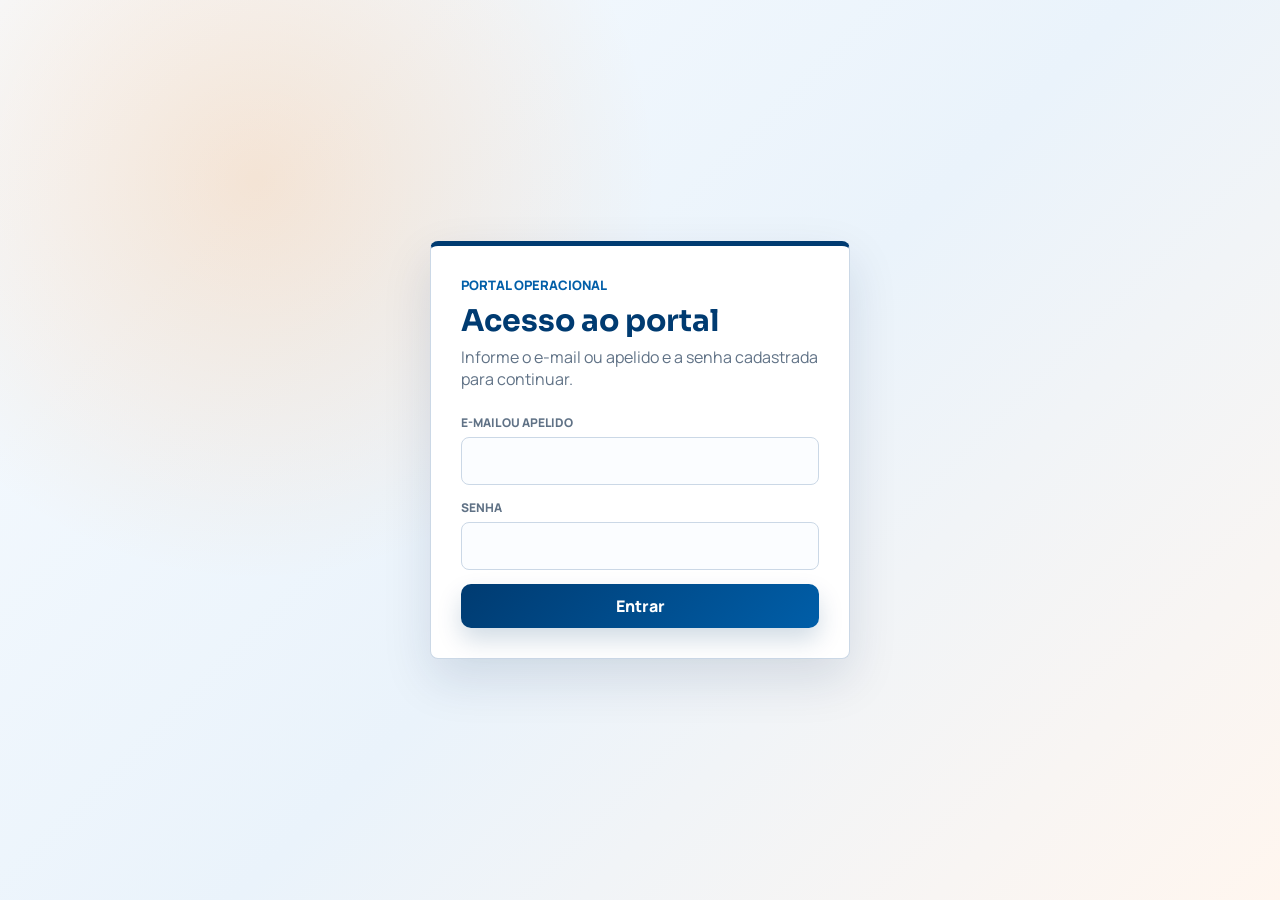
<file: login.html>
<!DOCTYPE html>
<html lang="pt-BR">
<head>
    <meta charset="UTF-8">
    <meta name="viewport" content="width=device-width, initial-scale=1.0">
    <title>Login | Portal Operacional</title>
    <link rel="stylesheet" href="./css/style.css">
</head>
<body class="login-page">
    <main class="login-shell">
        <section class="login-card">
            <div>
                <span class="eyebrow">Portal Operacional</span>
                <h1>Acesso ao portal</h1>
                <p>Informe o e-mail ou apelido e a senha cadastrada para continuar.</p>
            </div>

            <form id="loginForm" class="login-form">
                <label>
                    <span>E-mail ou apelido</span>
                    <input type="text" id="loginUsuario" autocomplete="username" required>
                </label>
                <label>
                    <span>Senha</span>
                    <input type="password" id="loginSenha" autocomplete="current-password" required>
                </label>
                <div id="loginMensagem" class="login-message" hidden></div>
                <button type="submit">Entrar</button>
            </form>
        </section>
    </main>

    <script src="./js/auth.js"></script>
</body>
</html>
</file>
<file: css/style.css>
@import url("https://fonts.googleapis.com/css2?family=Manrope:wght@400;500;600;700;800&family=Sora:wght@500;600;700;800&display=swap");

* {
    margin: 0;
    padding: 0;
    box-sizing: border-box;
}

:root {
    --sidebar-width: 244px;
    --azul: #003b71;
    --azul-2: #005ea8;
    --laranja: #ff7a00;
    --verde: #168a4a;
    --vermelho: #c23b3b;
    --fundo: #e7edf4;
    --branco: #f8fafc;
    --borda: #cbd8e6;
    --texto: #102033;
    --muted: #607286;
    --sombra: 0 20px 50px rgba(0, 37, 77, .12);
    --sombra-card: 0 18px 45px rgba(0, 59, 113, .10), 0 2px 8px rgba(16, 32, 51, .04);
    --sombra-hover: 0 26px 70px rgba(0, 59, 113, .16), 0 8px 22px rgba(16, 32, 51, .08);
    --radius: 8px;
}

body {
    font-family: "Manrope", "Segoe UI", Arial, sans-serif;
    background:
        radial-gradient(circle at 18% 0%, rgba(0, 94, 168, .12), transparent 34%),
        radial-gradient(circle at 92% 8%, rgba(255, 122, 0, .08), transparent 30%),
        linear-gradient(180deg, #edf3f9 0%, var(--fundo) 46%, #dfe8f2 100%);
    color: var(--texto);
}

.layout {
    font-family: "Manrope", "Segoe UI", Arial, sans-serif;
}

h1,
h2,
h3,
.topbar .eyebrow,
.sidebar h2,
.sidebar nav a,
.kpi-card span,
.kpi-card strong,
button {
    font-family: "Sora", "Manrope", "Segoe UI", Arial, sans-serif;
}

.layout h1,
.layout h2,
.layout h3,
.layout .kpi-title,
.layout .kpi-value,
.layout .form-label,
.layout .nav-tabs .nav-link,
.layout .btn,
.layout button {
    font-family: "Sora", "Manrope", "Segoe UI", Arial, sans-serif;
}

a {
    color: inherit;
}

button,
input {
    font: inherit;
}

.layout {
    min-height: 100vh;
    display: grid;
    grid-template-columns: var(--sidebar-width) minmax(0, 1fr);
}

.sidebar {
    position: sticky;
    top: 0;
    align-self: start;
    min-height: 100vh;
    max-height: 100vh;
    overflow-y: auto;
    background: #0a153e url("../assets/fundo-menu-lateral.webp") center bottom / cover no-repeat;
    color: white;
    padding: 28px 22px;
    box-shadow: 22px 0 50px rgba(0, 22, 48, .18);
    transition: transform .28s ease, opacity .2s ease;
}

.layout {
    transition: grid-template-columns .28s ease;
}

.sidebar-toggle {
    position: fixed;
    left: calc(var(--sidebar-width) - 20px);
    top: 14px;
    z-index: 1000;
    width: 42px;
    height: 42px;
    border: 1px solid rgba(216, 227, 239, .92);
    border-radius: 999px;
    background: #ffffff;
    box-shadow: 0 10px 22px rgba(0, 59, 113, .18);
    cursor: pointer;
    transform: none;
    transition: left .28s ease, transform .2s ease, box-shadow .2s ease;
}

.sidebar-toggle::before {
    content: "";
    position: absolute;
    inset: 5px;
    background: url("../assets/icones/abrir.gif") center / contain no-repeat;
    transform: scaleX(-1);
}

.sidebar-toggle:hover {
    transform: translateX(-1px);
    box-shadow: 0 14px 28px rgba(0, 59, 113, .24);
}

body.sidebar-collapsed .layout {
    grid-template-columns: 0 minmax(0, 1fr);
}

body.sidebar-collapsed .sidebar {
    transform: translateX(-100%);
    opacity: 0;
    pointer-events: none;
}

body.sidebar-collapsed .sidebar-toggle {
    left: 0;
}

body.sidebar-collapsed .sidebar-toggle::before {
    transform: none;
}

.back-to-top {
    position: fixed;
    top: 14px;
    right: 18px;
    z-index: 1000;
    width: 42px;
    height: 42px;
    display: grid;
    place-items: center;
    border: 1px solid rgba(216, 227, 239, .92);
    border-radius: 999px;
    background: #ffffff;
    color: var(--azul);
    box-shadow: 0 10px 22px rgba(0, 59, 113, .18);
    cursor: pointer;
    font-size: 24px;
    font-weight: 950;
    line-height: 1;
    opacity: 0;
    pointer-events: none;
    transform: translateY(-8px);
    transition: opacity .2s ease, transform .2s ease, box-shadow .2s ease, background .2s ease;
}

.back-to-top.is-visible {
    opacity: 1;
    pointer-events: auto;
    transform: translateY(0);
}

.back-to-top:hover {
    background: #fff7ed;
    box-shadow: 0 14px 28px rgba(0, 59, 113, .24);
}

@media (max-width: 980px) {
    .sidebar-toggle,
    body.sidebar-collapsed .sidebar-toggle {
        left: 0;
    }

    .back-to-top {
        right: 12px;
    }
}

.logo {
    display: grid;
    width: 100%;
    place-items: center;
    justify-items: center;
    gap: 8px;
    margin-bottom: 34px;
    padding: 4px 4px 8px;
    text-align: center;
}

.logo img {
    width: min(100%, 218px);
    height: 96px;
    display: block;
    margin-inline: auto;
    background: transparent;
    border: 0;
    border-radius: 0;
    object-fit: contain;
    object-position: center;
    padding: 0;
    box-shadow: none;
    transform: translateX(-12px);
    filter:
        drop-shadow(1px 0 0 rgba(255, 255, 255, .92))
        drop-shadow(-1px 0 0 rgba(255, 255, 255, .92))
        drop-shadow(0 1px 0 rgba(255, 255, 255, .92))
        drop-shadow(0 -1px 0 rgba(255, 255, 255, .92))
        drop-shadow(0 10px 18px rgba(0, 16, 40, .28));
}

.logo h2 {
    color: #ffffff;
    font-size: 24px;
    font-weight: 900;
    line-height: 1.05;
    margin-top: 2px;
    text-align: center;
}

.logo span {
    color: #cfe6ff;
    font-size: 12px;
    font-weight: 700;
    letter-spacing: .04em;
    text-align: center;
    text-transform: uppercase;
}

.sidebar nav {
    display: flex;
    flex-direction: column;
    gap: 10px;
}

.sidebar nav a {
    display: flex;
    align-items: center;
    gap: 12px;
    color: white;
    text-decoration: none;
    padding: 11px 12px;
    border: 1px solid transparent;
    border-radius: 12px;
    font-weight: 700;
    transition: background .2s ease, transform .2s ease, border-color .2s ease, box-shadow .2s ease;
}

.sidebar nav a:hover,
.sidebar nav a.active {
    background: rgba(255, 255, 255, .14);
    border-color: rgba(255, 255, 255, .18);
    box-shadow: inset 0 1px 0 rgba(255, 255, 255, .15), 0 12px 24px rgba(0, 12, 28, .18);
    transform: translateX(2px);
}

.logout-button {
    display: flex;
    align-items: center;
    justify-content: center;
    width: 100%;
    margin-top: 12px;
    border: 1px solid rgba(255, 255, 255, .28);
    background: rgba(255, 255, 255, .10);
    color: #ffffff;
}

.logout-button:hover {
    background: rgba(255, 122, 0, .28);
}

.login-page {
    min-height: 100vh;
    background:
        radial-gradient(circle at 20% 20%, rgba(255, 122, 0, .16), transparent 32%),
        linear-gradient(135deg, #f7fbff 0%, #eaf3fb 52%, #fff6ef 100%);
}

.login-shell {
    min-height: 100vh;
    display: grid;
    place-items: center;
    padding: 24px;
}

.login-card {
    width: min(100%, 420px);
    display: grid;
    gap: 24px;
    border: 1px solid var(--borda);
    border-top: 5px solid var(--azul);
    border-radius: var(--radius);
    background: #ffffff;
    box-shadow: var(--sombra);
    padding: 30px;
}

.login-card h1 {
    color: var(--azul);
    font-size: 30px;
    margin: 6px 0;
}

.login-card p {
    color: var(--muted);
}

.login-form {
    display: grid;
    gap: 14px;
}

.login-form label {
    display: grid;
    gap: 6px;
}

.login-form span {
    color: var(--muted);
    font-size: 12px;
    font-weight: 800;
    text-transform: uppercase;
}

.login-form input {
    width: 100%;
    border: 1px solid var(--borda);
    border-radius: var(--radius);
    background: #fbfdff;
    color: var(--texto);
    padding: 12px;
}

.login-message {
    border: 1px solid rgba(194, 59, 59, .25);
    border-radius: var(--radius);
    background: #fff6f6;
    color: var(--vermelho);
    padding: 10px 12px;
    font-size: 14px;
    font-weight: 700;
}

.user-admin-grid {
    grid-template-columns: minmax(280px, .75fr) minmax(0, 1.25fr);
}

.user-form {
    display: grid;
    gap: 14px;
}

.user-form label {
    display: grid;
    gap: 6px;
}

.user-form span {
    color: var(--muted);
    font-size: 12px;
    font-weight: 800;
    text-transform: uppercase;
}

.user-form input {
    width: 100%;
    border: 1px solid var(--borda);
    border-radius: var(--radius);
    background: #fbfdff;
    color: var(--texto);
    padding: 11px;
}

.user-form select,
.user-profile-select,
.user-password-input {
    width: 100%;
    border: 1px solid var(--borda);
    border-radius: var(--radius);
    background: #fbfdff;
    color: var(--texto);
    padding: 11px;
}

.user-write-access,
.user-write-inline {
    display: inline-flex;
    align-items: center;
    gap: 8px;
    color: var(--texto);
    font-size: 13px;
    font-weight: 800;
}

.user-write-access input,
.user-write-inline input {
    width: 16px;
    height: 16px;
    accent-color: var(--azul-2);
}

.user-write-access span {
    color: var(--texto);
    font-size: 13px;
}

.user-module-access {
    display: grid;
    gap: 8px;
}

.user-module-access > span {
    color: var(--muted);
    font-size: 12px;
    font-weight: 800;
    text-transform: uppercase;
}

.user-action-row {
    display: flex;
    flex-wrap: wrap;
    gap: 8px;
}

.user-action-row .secondary-button {
    padding: 8px 10px;
    white-space: nowrap;
}

.user-modules-inline {
    display: grid;
    grid-template-columns: repeat(2, minmax(120px, 1fr));
    gap: 6px 10px;
    min-width: 280px;
}

.user-modules-inline label,
.parameter-checkbox-list label {
    display: inline-flex;
    align-items: center;
    gap: 6px;
    color: var(--texto);
    font-size: 12px;
    font-weight: 700;
}

.user-modules-inline input,
.parameter-checkbox-list input {
    width: auto;
    accent-color: var(--azul-2);
}

.nav-icon {
    position: relative;
    width: 36px;
    height: 36px;
    flex: 0 0 auto;
    display: inline-grid;
    place-items: center;
    border-radius: 11px;
    background: linear-gradient(135deg, #ffffff, #dcefff);
    border: 1px solid rgba(255, 255, 255, .55);
    box-shadow: inset 0 -7px 12px rgba(0, 59, 113, .10), 0 8px 16px rgba(0, 16, 40, .20);
    overflow: hidden;
}

.sidebar nav a.active .nav-icon,
.sidebar nav a:hover .nav-icon {
    background-color: #fff6ec;
    border-color: rgba(255, 255, 255, .75);
    transform: translateY(-1px);
}

.nav-icon::before,
.nav-icon::after {
    content: "";
    position: absolute;
    box-sizing: border-box;
}

.nav-icon-dashboard::before {
    width: 20px;
    height: 20px;
    background:
        linear-gradient(var(--azul) 0 0) left top / 8px 8px no-repeat,
        linear-gradient(var(--azul-2) 0 0) right top / 8px 8px no-repeat,
        linear-gradient(var(--laranja) 0 0) left bottom / 8px 8px no-repeat,
        linear-gradient(var(--verde) 0 0) right bottom / 8px 8px no-repeat;
    border-radius: 5px;
}

.nav-icon-season::before {
    left: 8px;
    top: 10px;
    width: 21px;
    height: 17px;
    border-radius: 5px;
    background:
        linear-gradient(var(--laranja) 0 0) left top / 100% 5px no-repeat,
        repeating-linear-gradient(90deg, transparent 0 5px, rgba(0, 59, 113, .22) 5px 6px),
        #ffffff;
    border: 2px solid var(--azul);
}

.nav-icon-season::after {
    right: 5px;
    top: 6px;
    width: 12px;
    height: 12px;
    border: 2px solid var(--azul-2);
    border-left-color: transparent;
    border-radius: 999px;
    transform: rotate(35deg);
}

.nav-icon-exit::before {
    left: 9px;
    top: 8px;
    width: 14px;
    height: 21px;
    border: 2px solid var(--azul);
    border-radius: 5px 2px 2px 5px;
    background: #ffffff;
}

.nav-icon-exit::after {
    right: 7px;
    top: 14px;
    width: 15px;
    height: 9px;
    border-top: 3px solid var(--vermelho);
    border-right: 3px solid var(--vermelho);
    transform: rotate(45deg);
}

.nav-icon-production::before {
    left: 8px;
    bottom: 8px;
    width: 21px;
    height: 16px;
    border-left: 2px solid var(--azul);
    border-bottom: 2px solid var(--azul);
    background:
        linear-gradient(var(--azul) 0 0) 4px bottom / 4px 8px no-repeat,
        linear-gradient(var(--laranja) 0 0) 10px bottom / 4px 14px no-repeat,
        linear-gradient(var(--verde) 0 0) 16px bottom / 4px 10px no-repeat;
    border-radius: 0 0 0 4px;
}

.nav-icon-import::before {
    left: 8px;
    bottom: 8px;
    width: 20px;
    height: 8px;
    border: 3px solid var(--azul);
    border-top: 0;
    border-radius: 2px 2px 6px 6px;
    background: #ffffff;
}

.nav-icon-production::after {
    right: 5px;
    top: 7px;
    width: 17px;
    height: 11px;
    border-top: 3px solid var(--verde);
    border-right: 3px solid var(--verde);
    transform: skew(-18deg) rotate(-8deg);
}

.nav-icon-import::after {
    left: 15px;
    top: 6px;
    width: 7px;
    height: 16px;
    background: var(--laranja);
    border-radius: 4px;
    box-shadow:
        -5px 9px 0 -2px var(--laranja),
        5px 9px 0 -2px var(--laranja);
}

.nav-icon-people::before {
    left: 8px;
    top: 9px;
    width: 10px;
    height: 10px;
    border-radius: 999px;
    background: var(--azul);
    box-shadow: 13px 0 0 var(--laranja);
}

.nav-icon-people::after {
    left: 7px;
    bottom: 8px;
    width: 23px;
    height: 10px;
    border-radius: 999px 999px 4px 4px;
    background:
        radial-gradient(circle at 9px -1px, var(--azul) 0 8px, transparent 9px),
        radial-gradient(circle at 18px -1px, var(--laranja) 0 8px, transparent 9px),
        #dcecff;
}

.nav-icon-users::before {
    left: 8px;
    top: 8px;
    width: 20px;
    height: 18px;
    border: 2px solid var(--azul);
    border-radius: 5px;
    background:
        radial-gradient(circle at 7px 7px, var(--azul) 0 4px, transparent 5px),
        linear-gradient(var(--azul-2) 0 0) 11px 6px / 6px 2px no-repeat,
        linear-gradient(var(--azul-2) 0 0) 11px 11px / 6px 2px no-repeat,
        #ffffff;
}

.nav-icon-users::after {
    right: 5px;
    bottom: 6px;
    width: 13px;
    height: 13px;
    border: 3px solid var(--laranja);
    border-radius: 999px;
    box-shadow:
        8px 4px 0 -4px var(--laranja),
        12px 4px 0 -4px var(--laranja);
}

.nav-icon-memory::before {
    left: 9px;
    top: 7px;
    width: 18px;
    height: 22px;
    border: 2px solid var(--azul);
    border-radius: 4px;
    background:
        linear-gradient(var(--laranja) 0 0) 5px 6px / 8px 2px no-repeat,
        linear-gradient(var(--azul-2) 0 0) 5px 11px / 8px 2px no-repeat,
        linear-gradient(var(--verde) 0 0) 5px 16px / 8px 2px no-repeat,
        #ffffff;
}

.nav-icon-memory::after {
    right: 6px;
    top: 8px;
    width: 11px;
    height: 11px;
    border-radius: 999px;
    border: 3px solid var(--laranja);
    box-shadow: -13px 18px 0 -5px var(--verde);
}

.nav-icon::before,
.nav-icon::after {
    content: none;
    display: none;
}

.nav-icon {
    background-color: rgba(255, 255, 255, .72);
    background-position: center;
    background-repeat: no-repeat;
    background-size: 27px 27px;
    border: 1px solid rgba(255, 255, 255, .82);
    box-shadow:
        inset 0 1px 0 rgba(255, 255, 255, .9),
        inset 0 -9px 14px rgba(0, 94, 168, .16),
        0 8px 18px rgba(0, 20, 48, .28);
    filter: saturate(1.35) contrast(1.08);
    backdrop-filter: blur(8px);
}

.sidebar nav a.active .nav-icon,
.sidebar nav a:hover .nav-icon {
    background-color: rgba(255, 246, 236, .88);
    box-shadow:
        inset 0 1px 0 rgba(255, 255, 255, .95),
        inset 0 -10px 16px rgba(247, 123, 44, .18),
        0 10px 22px rgba(0, 20, 48, .34);
    filter: saturate(1.55) contrast(1.12);
}

.nav-icon-dashboard {
    background-image: url("../assets/icones/home.png");
}

.nav-icon-season {
    background-image: url("../assets/icones/sazo.png");
}

.nav-icon-exit {
    background-image: url("../assets/icones/desligamento.png");
}

.nav-icon-production {
    background-image: url("../assets/icones/producao.png");
}

.nav-icon-wfm {
    background-image: url("../assets/icones/usuarios.png");
}

.nav-icon-people {
    background-image: url("../assets/icones/colaboradores.png");
}

.nav-icon-import {
    background-image: url("../assets/icones/importar-dados.png");
}

.nav-icon-memory {
    background-image: url("../assets/icones/memoria-calculo.png");
}

.nav-icon-users {
    background-image: url("../assets/icones/usuarios.png");
}

.module-visual-wfm {
    background-image: url("../assets/icones/usuarios.png");
}

.wfm-page .dashboard {
    margin-bottom: 24px;
}

.wfm-summary .kpi-grid {
    margin-top: 18px;
}

.wfm-entry-panel {
    margin-bottom: 24px;
}

.wfm-grid {
    display: grid;
    grid-template-columns: minmax(340px, .95fr) minmax(420px, 1.35fr);
    gap: 24px;
    align-items: start;
}

.wfm-folder-panel,
.wfm-record-panel {
    min-width: 0;
}

.wfm-fields {
    display: grid;
    grid-template-columns: repeat(2, minmax(0, 1fr));
    gap: 14px;
}

.compact-heading {
    margin-top: 20px;
}

.compact-heading h3 {
    margin: 0 0 6px;
    color: var(--azul);
    font-size: 18px;
}

.wfm-form textarea {
    width: 100%;
    resize: vertical;
    min-height: 92px;
}

.wfm-selected-banner {
    border: 1px dashed var(--borda);
    border-radius: 8px;
    background: #f8fbff;
    color: var(--texto-suave);
    padding: 12px 14px;
    font-weight: 700;
}

.wfm-selected-banner.active {
    border-style: solid;
    border-color: var(--azul);
    color: var(--azul);
    background: #eef6ff;
}

.wfm-rating-field,
.wfm-tags-field {
    border: 1px solid var(--borda);
    border-radius: 8px;
    padding: 14px;
    margin: 0;
}

.wfm-rating-field legend,
.wfm-tags-field legend {
    padding: 0 6px;
    color: var(--texto-suave);
    font-size: 12px;
    font-weight: 800;
    text-transform: uppercase;
}

.wfm-rating-options,
.wfm-tag-options {
    display: flex;
    flex-wrap: wrap;
    gap: 10px;
}

.wfm-rating-options label,
.wfm-tag-options label {
    display: inline-flex;
    align-items: center;
    gap: 8px;
    border: 1px solid var(--borda);
    border-radius: 8px;
    padding: 8px 10px;
    background: #fff;
    cursor: pointer;
    color: var(--texto);
    font-size: 13px;
}

.wfm-rating-options label:has(input:checked),
.wfm-tag-options label:has(input:checked) {
    border-color: var(--azul);
    background: #eef6ff;
    color: var(--azul);
}

.wfm-rating-options input,
.wfm-tag-options input {
    accent-color: var(--azul);
}

.wfm-rating-options span {
    color: #f5a400;
    letter-spacing: 1px;
}

.wfm-actions {
    display: flex;
    gap: 10px;
    flex-wrap: wrap;
    margin-top: 10px;
}

.wfm-folder-list {
    display: grid;
    gap: 10px;
    max-height: 620px;
    overflow: auto;
    padding-right: 4px;
}

.wfm-folder-item {
    width: 100%;
    display: grid;
    gap: 4px;
    text-align: left;
    border: 1px solid var(--borda);
    border-radius: 8px;
    background: #fff;
    padding: 12px;
    cursor: pointer;
}

.wfm-folder-item:hover,
.wfm-folder-item.active {
    border-color: var(--azul);
    box-shadow: 0 8px 18px rgba(0, 65, 125, .12);
}

.wfm-folder-item strong {
    color: var(--azul);
}

.wfm-folder-item span,
.wfm-folder-item small {
    color: var(--texto-suave);
    font-size: 12px;
}

.wfm-profile-card {
    display: grid;
    grid-template-columns: auto minmax(0, 1fr) auto;
    gap: 14px;
    align-items: center;
    padding: 16px;
    border: 1px solid var(--borda);
    border-radius: 8px;
    background: #f8fbff;
}

.wfm-profile-card strong,
.wfm-profile-card span {
    display: block;
}

.wfm-profile-card strong {
    color: var(--azul);
    font-size: 20px;
}

.wfm-profile-card span,
.wfm-profile-card small {
    color: var(--texto-suave);
}

.wfm-profile-avatar {
    width: 56px;
    height: 56px;
    border-radius: 50%;
    display: grid;
    place-items: center;
    background: var(--azul);
    color: #fff;
    font-weight: 800;
}

.wfm-profile-metric {
    text-align: right;
}

.wfm-profile-metric b {
    display: block;
    color: var(--azul);
    font-size: 28px;
}

.wfm-history-list {
    display: grid;
    gap: 12px;
    margin-top: 18px;
}

.wfm-history-card {
    display: grid;
    gap: 10px;
    padding: 14px;
    border: 1px solid var(--borda);
    border-radius: 8px;
    background: #fff;
}

.wfm-history-card > div {
    display: flex;
    justify-content: space-between;
    gap: 12px;
    align-items: flex-start;
}

.wfm-history-card strong {
    display: block;
    color: var(--azul);
}

.wfm-history-card span,
.wfm-history-card small,
.wfm-history-card footer,
.wfm-history-card time {
    color: var(--texto-suave);
    font-size: 13px;
}

.wfm-history-card p {
    margin: 0;
    color: var(--texto);
    line-height: 1.45;
}

.wfm-history-rating {
    color: #f5a400;
    font-size: 18px;
    letter-spacing: 1px;
}

.wfm-history-tags {
    display: flex;
    flex-wrap: wrap;
    gap: 6px;
}

.wfm-history-tags span {
    border-radius: 999px;
    background: #eef6ff;
    color: var(--azul);
    padding: 5px 8px;
    font-weight: 700;
}

.wfm-history-card footer {
    padding-top: 8px;
    border-top: 1px solid var(--borda);
    display: flex;
    justify-content: space-between;
    gap: 10px;
    align-items: center;
    flex-wrap: wrap;
}

.compact-danger {
    margin-left: auto;
    border: 0;
    border-radius: 6px;
    background: transparent;
    color: #a94444;
    padding: 4px 6px;
    cursor: pointer;
    font-size: 11px;
    font-weight: 700;
}

.compact-danger:hover {
    background: #fff1f1;
    color: #8f1d1d;
}

@media (max-width: 1100px) {
    .wfm-grid {
        grid-template-columns: 1fr;
    }

    .wfm-folder-list {
        max-height: 360px;
    }
}

@media (max-width: 680px) {
    .wfm-fields,
    .wfm-profile-card {
        grid-template-columns: 1fr;
    }

    .wfm-profile-metric {
        text-align: left;
    }
}

.content {
    min-width: 0;
    padding: 28px;
}

.access-denied-mode .content > :not(.access-denied-card) {
    display: none !important;
}

.access-denied-card {
    min-height: calc(100vh - 56px);
    display: flex;
    flex-direction: column;
    align-items: center;
    justify-content: center;
    gap: 14px;
    text-align: center;
    padding: 48px 24px;
}

.access-denied-emoji {
    width: 96px;
    height: 96px;
    display: grid;
    place-items: center;
    border-radius: 28px;
    background: linear-gradient(135deg, #fff7ed, #eaf6ff);
    border: 1px solid var(--borda);
    box-shadow: var(--sombra);
    font-size: 54px;
}

.access-denied-card h1 {
    max-width: 720px;
    color: var(--azul);
    font-size: clamp(30px, 5vw, 54px);
    font-weight: 950;
    line-height: 1;
}

.access-denied-card p {
    max-width: 620px;
    color: var(--muted);
    font-size: 17px;
    line-height: 1.55;
}

.access-denied-card strong {
    color: var(--azul);
}

.primary-link-button {
    display: inline-flex;
    align-items: center;
    justify-content: center;
    min-height: 44px;
    border-radius: var(--radius);
    background: var(--azul);
    color: #ffffff;
    padding: 12px 18px;
    font-weight: 900;
    text-decoration: none;
    box-shadow: 0 12px 24px rgba(0, 59, 113, .18);
}

.primary-link-button:hover {
    background: var(--azul-2);
}

.topbar,
.dashboard,
.kpi-card,
.module-tile {
    background: rgba(255, 255, 255, .92);
    border: 1px solid rgba(216, 227, 239, .88);
    border-radius: 12px;
    box-shadow: var(--sombra-card);
    backdrop-filter: blur(10px);
}

.topbar {
    border-top: 0;
    padding: 28px;
    margin-bottom: 24px;
    position: relative;
    overflow: hidden;
}

.topbar::before {
    content: "";
    position: absolute;
    inset: 0 0 auto;
    height: 6px;
    background: linear-gradient(90deg, var(--azul), var(--azul-2), var(--laranja));
}

.eyebrow {
    display: block;
    color: var(--azul-2);
    font-size: 13px;
    font-weight: 800;
    text-transform: uppercase;
    margin-bottom: 8px;
}

.topbar h1 {
    color: var(--azul);
    font-size: 34px;
    font-weight: 900;
}

.topbar p,
.dashboard p,
.module-tile span,
.status-message {
    color: var(--muted);
}

.dashboard {
    padding: 24px;
    margin-bottom: 24px;
}

.dashboard h2 {
    color: var(--azul);
    margin-bottom: 8px;
}

.section-heading {
    display: flex;
    align-items: flex-start;
    justify-content: space-between;
    gap: 18px;
    margin-bottom: 18px;
}

.module-grid,
.kpi-grid,
.content-grid {
    display: grid;
    gap: 16px;
}

.module-grid {
    grid-template-columns: repeat(3, minmax(0, 1fr));
    margin-top: 22px;
}

.module-tile {
    display: flex;
    flex-direction: column;
    gap: 10px;
    min-height: 188px;
    padding: 20px;
    text-decoration: none;
    overflow: hidden;
    position: relative;
    transition: transform .2s ease, box-shadow .2s ease, border-color .2s ease, background .2s ease;
}

.module-tile:hover {
    transform: translateY(-4px);
    border-color: rgba(0, 94, 168, .28);
    box-shadow: var(--sombra-hover);
    background: #fff;
}

.module-visual {
    position: relative;
    width: 82px;
    height: 70px;
    border-radius: 18px;
    background: linear-gradient(135deg, #ffffff, #eaf5ff);
    border: 1px solid #cfe0f2;
    box-shadow: inset 0 -10px 18px rgba(0, 59, 113, .08), 0 12px 24px rgba(0, 59, 113, .10);
}

.module-visual::before,
.module-visual::after {
    content: "";
    position: absolute;
    box-sizing: border-box;
}

.module-visual-season {
    background: linear-gradient(135deg, #fff8ef, #eaf6ff);
}

.module-visual-season::before {
    left: 18px;
    top: 15px;
    width: 46px;
    height: 40px;
    border-radius: 10px;
    background:
        linear-gradient(var(--laranja) 0 0) left top / 100% 10px no-repeat,
        repeating-linear-gradient(90deg, transparent 0 10px, rgba(0, 59, 113, .20) 10px 12px),
        repeating-linear-gradient(0deg, transparent 0 10px, rgba(0, 59, 113, .15) 10px 12px),
        #ffffff;
    border: 2px solid var(--azul);
}

.module-visual-season::after {
    right: 12px;
    top: 10px;
    width: 20px;
    height: 20px;
    border: 3px solid var(--azul-2);
    border-left-color: transparent;
    border-radius: 999px;
    transform: rotate(35deg);
}

.module-visual-production::before,
.module-visual-import::before {
    left: 17px;
    bottom: 16px;
    width: 48px;
    height: 34px;
    border-left: 3px solid var(--azul);
    border-bottom: 3px solid var(--azul);
    background:
        linear-gradient(var(--azul) 0 0) 8px bottom / 7px 15px no-repeat,
        linear-gradient(var(--laranja) 0 0) 22px bottom / 7px 25px no-repeat,
        linear-gradient(var(--verde) 0 0) 36px bottom / 7px 20px no-repeat;
    border-radius: 0 0 0 6px;
}

.module-visual-production::after {
    right: 12px;
    top: 13px;
    width: 32px;
    height: 22px;
    border-top: 4px solid var(--verde);
    border-right: 4px solid var(--verde);
    transform: skew(-18deg) rotate(-8deg);
}

.module-visual-import {
    background: linear-gradient(135deg, #eefbf4, #eaf6ff);
}

.module-visual-import::after {
    left: 31px;
    top: 10px;
    width: 20px;
    height: 28px;
    border-left: 4px solid var(--azul);
    border-bottom: 4px solid var(--azul);
    transform: rotate(-45deg);
}

.module-visual-exit {
    background: linear-gradient(135deg, #fff2f2, #eef6ff);
}

.module-visual-exit::before {
    left: 16px;
    top: 14px;
    width: 31px;
    height: 42px;
    border: 3px solid var(--azul);
    border-radius: 7px 2px 2px 7px;
    background: #ffffff;
}

.module-visual-exit::after {
    right: 14px;
    top: 27px;
    width: 28px;
    height: 14px;
    border-top: 4px solid var(--vermelho);
    border-right: 4px solid var(--vermelho);
    transform: rotate(45deg);
}

.module-visual-people {
    background: linear-gradient(135deg, #f2f0ff, #eaf6ff);
}

.module-visual-people::before {
    left: 15px;
    top: 17px;
    width: 22px;
    height: 22px;
    border-radius: 999px;
    background: var(--azul);
    box-shadow: 26px 0 0 var(--laranja);
}

.module-visual-people::after {
    left: 12px;
    bottom: 14px;
    width: 58px;
    height: 22px;
    border-radius: 999px 999px 8px 8px;
    background:
        radial-gradient(circle at 24px -1px, var(--azul) 0 17px, transparent 18px),
        radial-gradient(circle at 45px -1px, var(--laranja) 0 17px, transparent 18px),
        #dcecff;
}

.module-visual-memory {
    background: linear-gradient(135deg, #fff8ef, #eef6ff);
}

.module-visual-memory::before {
    left: 20px;
    top: 13px;
    width: 38px;
    height: 44px;
    border: 3px solid var(--azul);
    border-radius: 8px;
    background:
        linear-gradient(var(--laranja) 0 0) 10px 12px / 17px 4px no-repeat,
        linear-gradient(var(--azul-2) 0 0) 10px 22px / 17px 4px no-repeat,
        linear-gradient(var(--verde) 0 0) 10px 32px / 17px 4px no-repeat,
        #ffffff;
}

.module-visual-memory::after {
    right: 12px;
    top: 11px;
    width: 21px;
    height: 21px;
    border: 4px solid var(--laranja);
    border-radius: 999px;
    box-shadow: -31px 43px 0 -9px var(--verde);
}

.module-visual::before,
.module-visual::after {
    content: none !important;
    display: none !important;
}

.module-visual {
    background-color: rgba(255, 255, 255, .74);
    background-position: center;
    background-repeat: no-repeat;
    background-size: 54px 54px;
    border: 1px solid rgba(207, 224, 242, .92);
    box-shadow:
        inset 0 1px 0 rgba(255, 255, 255, .95),
        inset 0 -14px 22px rgba(0, 94, 168, .12),
        0 16px 28px rgba(0, 59, 113, .18);
    filter: saturate(1.42) contrast(1.08);
    backdrop-filter: blur(10px);
    isolation: isolate;
}

.module-tile:hover .module-visual {
    background-color: rgba(255, 255, 255, .9);
    box-shadow:
        inset 0 1px 0 rgba(255, 255, 255, 1),
        inset 0 -16px 24px rgba(247, 123, 44, .14),
        0 18px 34px rgba(0, 59, 113, .24);
    filter: saturate(1.62) contrast(1.12);
}

.module-visual-dashboard {
    background-image: url("../assets/icones/home.png");
}

.module-visual-season {
    background-image: url("../assets/icones/sazo.png");
}

.module-visual-exit {
    background-image: url("../assets/icones/desligamento.png");
}

.module-visual-production {
    background-image: url("../assets/icones/producao.png");
}

.module-visual-people {
    background-image: url("../assets/icones/colaboradores.png");
}

.module-visual-import {
    background-image: url("../assets/icones/importar-dados.png");
}

.module-visual-memory {
    background-image: url("../assets/icones/memoria-calculo.png");
}

.module-visual-users {
    background-image: url("../assets/icones/usuarios.png");
}

.module-tile strong {
    color: var(--azul);
    font-size: 18px;
}

.module-tile.disabled {
    opacity: .72;
}

.calculation-hero {
    display: grid;
    grid-template-columns: minmax(0, 1fr) minmax(280px, .65fr);
    gap: 18px;
    align-items: stretch;
}

.calculation-hero h2,
.calculation-grid h2,
.dashboard h2 {
    color: var(--azul);
}

.formula-card {
    display: grid;
    gap: 8px;
    border: 1px solid #cfe0f2;
    border-left: 5px solid var(--laranja);
    border-radius: var(--radius);
    background: linear-gradient(135deg, #ffffff, #f4f9ff);
    padding: 16px;
}

.formula-card span,
.formula-row span {
    color: var(--muted);
    font-size: 12px;
    font-weight: 900;
    text-transform: uppercase;
}

.formula-card strong {
    color: var(--azul);
    font-size: 20px;
}

.calculation-grid {
    display: grid;
    grid-template-columns: repeat(2, minmax(0, 1fr));
    gap: 18px;
    margin-top: 18px;
}

.formula-list,
.source-list,
.method-box {
    display: grid;
    gap: 10px;
    margin-top: 14px;
}

.formula-row,
.source-list div,
.note-box {
    display: grid;
    gap: 5px;
    border: 1px solid var(--borda);
    border-radius: var(--radius);
    background: #fbfdff;
    padding: 12px;
}

.formula-row strong,
.source-list strong,
.note-box strong {
    color: var(--azul);
}

.formula-row p,
.source-list span,
.note-box span,
.method-box p {
    color: var(--muted);
    line-height: 1.45;
}

.method-box {
    border: 1px solid var(--borda);
    border-radius: var(--radius);
    background: #fbfdff;
    padding: 14px;
}

.note-box {
    margin-top: 12px;
    border-left: 4px solid var(--verde);
}

.calculation-table td {
    vertical-align: top;
}

.calc-chip {
    display: inline-flex;
    align-items: center;
    margin: 0 6px 6px 0;
    border-radius: 999px;
    background: #eaf4ff;
    color: var(--azul);
    padding: 5px 9px;
    font-size: 12px;
    font-weight: 800;
    white-space: nowrap;
}

.component-memory-grid {
    display: grid;
    grid-template-columns: repeat(2, minmax(0, 1fr));
    gap: 14px;
    margin-top: 16px;
}

.component-memory-card {
    display: grid;
    gap: 12px;
    border: 1px solid var(--borda);
    border-radius: var(--radius);
    background: #fbfdff;
    padding: 14px;
}

.component-memory-card header {
    display: grid;
    gap: 4px;
}

.component-memory-card header span {
    color: var(--laranja);
    font-size: 12px;
    font-weight: 900;
    text-transform: uppercase;
}

.component-memory-card h3 {
    color: var(--azul);
    font-size: 17px;
}

.component-memory-card dl {
    display: grid;
    gap: 10px;
}

.component-memory-card div {
    display: grid;
    gap: 3px;
}

.component-memory-card dt {
    color: var(--azul-2);
    font-size: 12px;
    font-weight: 900;
    text-transform: uppercase;
}

.component-memory-card dd {
    color: var(--muted);
    line-height: 1.45;
}

.production-workspace {
    margin-bottom: 24px;
}

.import-box {
    display: flex;
    align-items: center;
    gap: 10px;
    flex-wrap: wrap;
    justify-content: flex-end;
}

.filter-box {
    display: flex;
    align-items: flex-end;
    justify-content: flex-end;
    gap: 10px;
    flex-wrap: wrap;
}

.import-field {
    display: grid;
    gap: 5px;
}

.import-field span {
    color: var(--muted);
    font-size: 12px;
    font-weight: 800;
    text-transform: uppercase;
}

.import-field small {
    color: var(--muted);
    font-size: 12px;
}

.import-field input,
.import-field select {
    min-height: 40px;
}

.import-field select {
    min-width: 220px;
    border: 1px solid var(--borda);
    border-radius: var(--radius);
    background: white;
    color: var(--texto);
    padding: 9px;
}

.import-field select[multiple] {
    min-width: 260px;
    min-height: 132px;
    padding: 6px;
}

.import-field select[multiple] option {
    padding: 6px 8px;
    border-radius: 6px;
}

.multi-filter {
    position: relative;
    display: grid;
    gap: 5px;
    min-width: 230px;
}

.multi-filter > span {
    color: var(--muted);
    font-size: 12px;
    font-weight: 800;
    text-transform: uppercase;
}

.multi-filter-button {
    width: 100%;
    min-height: 40px;
    display: flex;
    align-items: center;
    justify-content: space-between;
    border: 1px solid var(--borda);
    background: white;
    color: var(--texto);
    text-align: left;
    font-weight: 700;
    padding: 9px 12px;
}

.multi-filter-button::after {
    content: "▾";
    color: var(--azul);
    font-size: 12px;
}

.multi-filter.open .multi-filter-button::after {
    content: "▴";
}

.multi-filter-menu {
    position: absolute;
    top: calc(100% + 6px);
    right: 0;
    z-index: 20;
    display: none;
    width: min(360px, 86vw);
    max-height: 310px;
    overflow: auto;
    border: 1px solid var(--borda);
    border-radius: var(--radius);
    background: white;
    box-shadow: var(--sombra);
    padding: 8px;
}

.multi-filter.open .multi-filter-menu {
    display: grid;
    gap: 4px;
}

.multi-filter-option {
    display: flex;
    align-items: center;
    gap: 8px;
    border-radius: 6px;
    padding: 8px;
    color: var(--texto);
    font-size: 14px;
    cursor: pointer;
}

.multi-filter-option:hover {
    background: #eef6ff;
}

.multi-filter-option input {
    width: 15px;
    height: 15px;
}

.multi-filter-empty {
    color: var(--muted);
    padding: 8px;
    font-size: 14px;
}

.import-box input {
    max-width: 260px;
}

button {
    border: 0;
    border-radius: 10px;
    background: linear-gradient(135deg, var(--azul), var(--azul-2));
    color: white;
    font-weight: 800;
    padding: 11px 14px;
    cursor: pointer;
    box-shadow: 0 12px 24px rgba(0, 59, 113, .18);
    transition: transform .18s ease, box-shadow .18s ease, background .18s ease;
}

button:hover {
    background: linear-gradient(135deg, var(--azul-2), #0074c8);
    box-shadow: 0 16px 32px rgba(0, 59, 113, .24);
    transform: translateY(-1px);
}

.secondary-button {
    min-height: 40px;
    border: 1px solid rgba(0, 94, 168, .18);
    border-radius: 10px;
    background: rgba(255, 255, 255, .92);
    color: var(--azul);
    padding: 9px 12px;
    box-shadow: 0 8px 18px rgba(0, 59, 113, .08);
}

.secondary-button:hover {
    background: #eef6ff;
    color: var(--azul);
    box-shadow: 0 12px 26px rgba(0, 59, 113, .14);
}

input[type="file"] {
    border: 1px solid var(--borda);
    border-radius: var(--radius);
    background: white;
    color: var(--texto);
    padding: 9px;
}

.status-message {
    border: 1px solid var(--borda);
    border-radius: var(--radius);
    background: #f8fbff;
    padding: 12px 14px;
    margin-bottom: 18px;
}

.status-message.success {
    border-color: rgba(22, 138, 74, .25);
    background: #f3fbf6;
    color: var(--verde);
}

.status-message.error {
    border-color: rgba(194, 59, 59, .25);
    background: #fff6f6;
    color: var(--vermelho);
}

.import-validation {
    display: grid;
    gap: 16px;
    margin-top: 20px;
}

.import-validation[hidden] {
    display: none;
}

.import-validation-grid {
    display: grid;
    grid-template-columns: repeat(auto-fit, minmax(160px, 1fr));
    gap: 12px;
}

.import-validation-grid article,
.import-validation-list,
.import-validation-alerts {
    border: 1px solid var(--borda);
    border-radius: var(--radius);
    background: #fbfdff;
    padding: 14px;
}

.import-validation-grid span {
    display: block;
    color: var(--muted);
    font-size: 12px;
    font-weight: 800;
    text-transform: uppercase;
    margin-bottom: 6px;
}

.import-validation-grid strong {
    color: var(--azul);
    font-size: 22px;
}

.import-validation-list h3,
.import-validation-alerts h3 {
    color: var(--azul);
    font-size: 16px;
    margin-bottom: 6px;
}

.import-validation-list p,
.import-validation-alerts p {
    color: var(--muted);
    font-size: 14px;
}

.import-validation-alerts {
    background: #fff8ef;
    border-color: #ffd9ad;
}

.import-validation-alerts h3 {
    color: #9a4c00;
}

.manual-entry-grid {
    display: grid;
    grid-template-columns: repeat(auto-fit, minmax(210px, 1fr));
    gap: 12px;
    margin-bottom: 14px;
}

.manual-entry-grid label {
    display: grid;
    gap: 6px;
}

.manual-entry-grid span {
    color: var(--muted);
    font-size: 12px;
    font-weight: 800;
    text-transform: uppercase;
}

.manual-entry-grid input,
.manual-entry-grid select {
    width: 100%;
    min-height: 40px;
    border: 1px solid var(--borda);
    border-radius: var(--radius);
    background: #ffffff;
    color: var(--texto);
    padding: 10px;
}

.manual-entry-wide {
    grid-column: 1 / -1;
}

.manual-entry-actions {
    display: flex;
    align-items: center;
    gap: 10px;
    flex-wrap: wrap;
    margin-bottom: 14px;
}

.manual-cell-people {
    border: 1px solid var(--borda);
    border-radius: var(--radius);
    background: #f8fbff;
    padding: 14px;
    margin: 4px 0 14px;
}

.manual-cell-people-header {
    display: flex;
    justify-content: space-between;
    gap: 10px;
    flex-wrap: wrap;
    color: var(--azul);
    font-size: 14px;
    margin-bottom: 10px;
}

.manual-cell-people-header span {
    color: var(--muted);
    font-size: 12px;
    font-weight: 800;
    text-transform: uppercase;
}

.manual-cell-people-grid {
    display: grid;
    grid-template-columns: repeat(auto-fit, minmax(220px, 1fr));
    gap: 10px;
}

.manual-person-card {
    display: grid;
    gap: 4px;
    min-height: 76px;
    border: 1px solid var(--borda);
    border-left: 4px solid var(--azul);
    border-radius: var(--radius);
    background: #ffffff;
    color: var(--texto);
    cursor: pointer;
    padding: 10px 12px;
    text-align: left;
}

.manual-person-card:hover,
.manual-person-card:focus {
    border-color: var(--azul);
    box-shadow: 0 8px 18px rgba(0, 59, 113, .12);
    outline: none;
}

.manual-person-card strong {
    color: var(--azul);
    font-size: 13px;
    line-height: 1.25;
}

.manual-person-card span {
    color: var(--muted);
    font-size: 12px;
    overflow-wrap: anywhere;
}

.module-tabs {
    display: flex;
    gap: 10px;
    flex-wrap: wrap;
    margin-bottom: 16px;
    border-bottom: 1px solid var(--borda);
}

.module-tabs button {
    border: 1px solid var(--borda);
    border-bottom: 0;
    border-radius: 12px 12px 0 0;
    background: #edf5ff;
    color: var(--azul);
    cursor: pointer;
    font-weight: 900;
    padding: 11px 18px;
}

.module-tabs button.active {
    background: var(--azul);
    border-color: var(--azul);
    color: #ffffff;
}

.module-tab-panel[hidden] {
    display: none;
}

.pre-register-tabs {
    display: flex;
    gap: 8px;
    flex-wrap: wrap;
    border-bottom: 1px solid var(--borda);
    margin: 4px 0 16px;
}

.pre-register-tabs button {
    border: 1px solid var(--borda);
    border-bottom: 0;
    border-radius: 10px 10px 0 0;
    background: #edf5ff;
    color: var(--azul);
    cursor: pointer;
    font-weight: 900;
    padding: 10px 14px;
}

.pre-register-tabs button.active {
    background: var(--azul);
    border-color: var(--azul);
    color: #ffffff;
}

.pre-register-panel {
    display: grid;
    gap: 14px;
}

.pre-register-panel[hidden] {
    display: none;
}

.pre-register-table-wrap {
    border: 1px solid var(--borda);
    border-radius: var(--radius);
    background: #ffffff;
    max-height: 270px;
    overflow: auto;
}

.pre-register-table-wrap table {
    width: 100%;
    border-collapse: collapse;
}

.pre-register-table-wrap th,
.pre-register-table-wrap td {
    border-bottom: 1px solid var(--borda);
    padding: 10px 12px;
    text-align: left;
    vertical-align: middle;
}

.pre-register-table-wrap th {
    color: var(--azul);
    font-size: 12px;
    font-weight: 900;
    text-transform: uppercase;
}

.pre-register-table-wrap td {
    color: var(--texto);
    font-size: 14px;
}

.compact-button {
    min-height: auto;
    padding: 7px 10px;
    font-size: 12px;
}

.parameters-workspace {
    display: grid;
    gap: 18px;
}

.parameters-grid {
    display: grid;
    grid-template-columns: minmax(420px, 1fr) minmax(360px, .85fr);
    gap: 16px;
    align-items: start;
}

.parameter-card {
    display: grid;
    gap: 14px;
    border: 1px solid var(--borda);
    border-radius: var(--radius);
    background: #fbfdff;
    padding: 16px;
}

.parameter-card h3,
.parameter-history h3 {
    color: var(--azul);
    font-size: 18px;
}

.parameter-card-wide {
    grid-column: 1 / -1;
}

.parameter-form {
    display: grid;
    grid-template-columns: 1fr;
    gap: 10px;
}

.parameter-form label,
.parameter-weight-row {
    display: grid;
    grid-template-columns: minmax(150px, .42fr) minmax(0, 1fr);
    align-items: center;
    gap: 14px;
}

.parameter-form span,
.parameter-weight-row span {
    color: var(--muted);
    font-size: 12px;
    font-weight: 800;
    text-transform: uppercase;
}

.parameter-form input,
.parameter-form select,
.parameter-weight-row input {
    width: 100%;
    border: 1px solid var(--borda);
    border-radius: var(--radius);
    background: #ffffff;
    color: var(--texto);
    padding: 10px;
}

.parameter-form-wide {
    grid-column: 1 / -1;
}

.parameter-form-wide.parameter-help {
    display: block;
}

.parameter-help {
    color: var(--muted);
    font-size: 13px;
    line-height: 1.4;
}

.parameter-weight-list {
    display: grid;
    gap: 8px;
}

.parameter-checkbox-list {
    display: grid;
    grid-template-columns: repeat(auto-fit, minmax(210px, 1fr));
    gap: 10px;
}

.parameter-checkbox-list label {
    display: flex;
    align-items: center;
    gap: 8px;
    border: 1px solid var(--borda);
    border-radius: var(--radius);
    background: #ffffff;
    padding: 10px;
    color: var(--texto);
    font-weight: 700;
}

.parameter-checkbox-list input {
    width: 16px;
    height: 16px;
}

.parameter-actions {
    display: flex;
    flex-wrap: wrap;
    gap: 10px;
}

.parameter-weight-row {
    align-items: center;
    padding: 10px;
    border: 1px solid var(--borda);
    border-radius: var(--radius);
    background: #ffffff;
}

.parameter-weight-row input {
    max-width: 110px;
    justify-self: end;
    text-align: center;
}

.parameter-history {
    display: grid;
    gap: 10px;
}

.kpi-grid {
    grid-template-columns: repeat(4, minmax(0, 1fr));
}

.kpi-grid-wide {
    grid-template-columns: repeat(auto-fit, minmax(180px, 1fr));
}

.kpi-card {
    padding: 18px;
}

.kpi-card-highlight {
    border-top: 4px solid var(--laranja);
}

.kpi-card span {
    display: block;
    color: var(--muted);
    font-size: 13px;
    font-weight: 800;
    text-transform: uppercase;
    margin-bottom: 8px;
}

.kpi-card strong {
    color: var(--azul);
    font-size: 30px;
    font-weight: 900;
}

.content-grid {
    grid-template-columns: minmax(0, 1.1fr) minmax(0, .9fr);
    align-items: stretch;
}

.production-rankings-grid {
    grid-template-columns: repeat(2, minmax(0, 1fr));
    align-items: stretch;
    margin-bottom: 24px;
}

.chart-card {
    height: 320px;
    border: 1px solid var(--borda);
    border-radius: var(--radius);
    background: #fbfdff;
    padding: 16px;
}

.chart-card-tall {
    height: 430px;
}

.chart-card canvas {
    width: 100%;
    height: 100%;
}

.workforce-grid {
    display: grid;
    grid-template-columns: minmax(260px, .75fr) minmax(320px, 1fr) minmax(300px, 1fr);
    gap: 16px;
    align-items: stretch;
}

.capacity-gauge-card,
.capacity-summary-card,
.capacity-cells-card,
.capacity-demand-card {
    border: 1px solid var(--borda);
    border-radius: var(--radius);
    background: #fbfdff;
    padding: 18px;
}

.capacity-gauge-card {
    display: grid;
    place-items: center;
    align-content: start;
    gap: 10px;
    min-height: 300px;
    background:
        radial-gradient(circle at 50% 28%, rgba(255, 255, 255, .96), rgba(247, 251, 255, .96) 52%, #eef5fb 100%);
}

.capacity-gauge {
    position: relative;
    width: min(100%, 300px);
    aspect-ratio: 2 / 1;
    overflow: visible;
    filter: drop-shadow(0 16px 22px rgba(0, 59, 113, .16));
}

.capacity-gauge::before {
    content: "";
    position: absolute;
    left: 0;
    right: 0;
    top: 0;
    bottom: -2px;
    border-radius: 300px 300px 0 0;
    background:
        linear-gradient(180deg, #ffffff 0%, #d6e1ec 54%, #9fb3c8 100%);
    box-shadow:
        inset 0 2px 0 rgba(255, 255, 255, .95),
        inset 0 -10px 18px rgba(0, 59, 113, .18);
}

.capacity-gauge-face {
    position: absolute;
    left: 7%;
    right: 7%;
    top: 12%;
    bottom: 0;
    border-radius: 260px 260px 0 0;
    background:
        radial-gradient(circle at 50% 84%, #ffffff 0 15%, transparent 16%),
        radial-gradient(circle at 50% 80%, #f9fcff 0, #edf5fb 58%, #dce9f3 100%);
    box-shadow:
        inset 0 2px 8px rgba(0, 59, 113, .10),
        inset 0 -12px 18px rgba(0, 59, 113, .08);
    z-index: 1;
}

.capacity-gauge-arc {
    position: absolute;
    left: 10%;
    right: 10%;
    top: 16%;
    bottom: 0;
    border-radius: 250px 250px 0 0;
    background:
        conic-gradient(from 270deg at 50% 100%,
            #22d973 0deg 135deg,
            #fff75a 135deg 162deg,
            #ff5b62 162deg 180deg,
            transparent 180deg 360deg);
    box-shadow:
        inset 0 5px 8px rgba(255, 255, 255, .55),
        inset 0 -3px 8px rgba(0, 0, 0, .16);
    z-index: 2;
}

.capacity-gauge-arc::after {
    content: "";
    position: absolute;
    left: 16%;
    right: 16%;
    bottom: 0;
    height: 70%;
    border-radius: 190px 190px 0 0;
    background:
        radial-gradient(circle at 50% 88%, #f9fcff 0 18%, transparent 19%),
        linear-gradient(180deg, #f9fcff, #edf5fb);
    z-index: 2;
}

.capacity-gauge-ticks {
    position: absolute;
    inset: 14% 8% 0;
    z-index: 3;
    pointer-events: none;
}

.capacity-gauge-ticks::before {
    content: "";
    position: absolute;
    inset: 8% 9% 0;
    border-radius: 220px 220px 0 0;
    background:
        repeating-conic-gradient(from 270deg at 50% 100%,
            rgba(16, 32, 51, .76) 0deg 1.2deg,
            transparent 1.2deg 9deg);
    mask: radial-gradient(farthest-side at 50% 100%, transparent 72%, #000 73% 78%, transparent 79%);
}

.capacity-gauge-ticks .tick {
    position: absolute;
    color: #31536f;
    font-size: 10px;
    font-weight: 900;
    letter-spacing: .02em;
}

.tick-0 {
    left: 5%;
    bottom: 8%;
}

.tick-60 {
    left: 30%;
    top: 20%;
}

.tick-90 {
    right: 30%;
    top: 20%;
}

.tick-120 {
    right: 5%;
    bottom: 8%;
}

.capacity-gauge-needle {
    position: absolute;
    left: 50%;
    bottom: 1px;
    width: 5px;
    height: 76%;
    border-radius: 999px;
    background:
        linear-gradient(90deg, #003b71, #0071c8 55%, #78c7ff);
    transform-origin: bottom center;
    transform: translateX(-50%) rotate(calc(var(--gauge-angle) - 90deg));
    transition: transform .7s ease;
    box-shadow: 0 0 0 1px rgba(0, 59, 113, .16), 0 8px 18px rgba(0, 59, 113, .24);
    z-index: 5;
}

.capacity-gauge-needle::before {
    content: "";
    position: absolute;
    left: 50%;
    top: -5px;
    width: 13px;
    height: 13px;
    border-radius: 999px;
    background: #0071c8;
    transform: translateX(-50%);
}

.capacity-gauge-center {
    position: absolute;
    left: 50%;
    bottom: 1px;
    width: 34px;
    height: 34px;
    border-radius: 999px;
    background:
        radial-gradient(circle at 35% 30%, #ffffff 0 12%, #0071c8 13% 45%, #003b71 100%);
    border: 5px solid #f8fbff;
    transform: translate(-50%, 50%);
    box-shadow:
        inset 0 -3px 8px rgba(0, 16, 40, .28),
        0 8px 18px rgba(0, 59, 113, .26);
    z-index: 6;
}

.capacity-gauge-value {
    margin-top: 10px;
    text-align: center;
}

.capacity-gauge-value strong {
    display: block;
    color: var(--azul);
    font-size: 42px;
    font-weight: 900;
    line-height: 1;
}

.capacity-gauge-value span,
.capacity-gauge-caption span,
.capacity-summary-grid span,
.capacity-cell-row span,
.workload-row span {
    color: var(--muted);
    font-size: 12px;
    font-weight: 800;
    text-transform: uppercase;
}

.capacity-gauge-caption {
    display: grid;
    justify-items: center;
    gap: 2px;
    margin-top: 10px;
    padding: 10px 14px;
    border: 1px solid var(--borda);
    border-radius: var(--radius);
    background: #ffffff;
}

.capacity-gauge-caption b {
    color: var(--azul);
    font-size: 20px;
}

.capacity-summary-card {
    display: flex;
    flex-direction: column;
    gap: 14px;
}

.capacity-status {
    width: fit-content;
    border-radius: 999px;
    padding: 6px 10px;
    font-size: 12px;
    font-weight: 900;
    text-transform: uppercase;
}

.capacity-status.capacity-good {
    background: #e8f7ee;
    color: var(--verde);
}

.capacity-status.capacity-stable {
    background: #fff8db;
    color: #8a6100;
}

.capacity-status.capacity-warning {
    background: #fff2bd;
    color: #8a6100;
}

.capacity-status.capacity-danger {
    background: #fdecec;
    color: var(--vermelho);
}

.capacity-summary-card h3,
.capacity-cells-card h3,
.capacity-demand-card h3 {
    color: var(--azul);
    font-size: 20px;
}

.capacity-demand-card {
    grid-column: 1 / -1;
    display: grid;
    gap: 14px;
}

.capacity-demand-card p {
    color: var(--muted);
    font-size: 13px;
}

.demand-form,
.demand-activity-row {
    display: grid;
    grid-template-columns: minmax(220px, 1fr) minmax(180px, .6fr) auto;
    gap: 12px;
    align-items: end;
}

.demand-activity-list {
    display: grid;
    gap: 10px;
}

.demand-activity-row {
    border: 1px solid var(--borda);
    border-radius: var(--radius);
    background: #ffffff;
    padding: 10px;
}

.demand-form label,
.demand-activity-row label {
    display: grid;
    gap: 6px;
}

.demand-form span,
.demand-activity-row span,
.demand-result span,
.demand-result small {
    color: var(--muted);
    font-size: 12px;
    font-weight: 800;
    text-transform: uppercase;
}

.demand-form select,
.demand-form input,
.demand-activity-row select,
.demand-activity-row input {
    width: 100%;
    border: 1px solid var(--borda);
    border-radius: var(--radius);
    background: #ffffff;
    color: var(--texto);
    padding: 10px;
}

.demand-actions {
    display: flex;
    flex-wrap: wrap;
    justify-content: flex-end;
    gap: 10px;
}

.demand-result {
    display: grid;
    gap: 12px;
}

.demand-result-main {
    display: grid;
    gap: 4px;
    border: 1px solid #cfe0f2;
    border-left: 5px solid var(--laranja);
    border-radius: var(--radius);
    background: #ffffff;
    padding: 14px;
}

.demand-result-main strong {
    color: var(--azul);
    font-size: 24px;
}

.demand-result-main p {
    margin: 0;
}

.demand-result-grid {
    display: grid;
    grid-template-columns: repeat(2, minmax(0, 1fr));
    gap: 10px;
}

.demand-composition {
    display: flex;
    flex-wrap: wrap;
    gap: 8px;
}

.demand-composition span {
    border: 1px solid var(--borda);
    border-radius: 999px;
    background: #ffffff;
    padding: 6px 10px;
    color: var(--azul-2);
    font-size: 12px;
    font-weight: 800;
}

.demand-result-grid > div,
.demand-alternatives > div {
    display: grid;
    gap: 4px;
    border: 1px solid var(--borda);
    border-radius: var(--radius);
    background: #ffffff;
    padding: 12px;
}

.demand-result-grid strong {
    color: var(--azul);
    font-size: 22px;
}

.demand-collaborators {
    display: grid;
    gap: 8px;
}

.demand-collaborators ul {
    display: grid;
    grid-template-columns: repeat(3, minmax(0, 1fr));
    gap: 10px;
    list-style: none;
}

.demand-collaborators li {
    display: grid;
    gap: 4px;
    border: 1px solid var(--borda);
    border-radius: var(--radius);
    background: #ffffff;
    padding: 10px;
}

.demand-collaborators strong {
    color: var(--texto);
    font-size: 13px;
}

.demand-collaborators li span {
    text-transform: none;
    line-height: 1.3;
}

.demand-alternatives {
    display: grid;
    grid-template-columns: repeat(3, minmax(0, 1fr));
    gap: 10px;
}

.demand-alternatives > span {
    grid-column: 1 / -1;
}

.capacity-summary-grid {
    display: grid;
    grid-template-columns: repeat(2, minmax(0, 1fr));
    gap: 10px;
}

.capacity-summary-grid div {
    padding: 12px;
    border: 1px solid var(--borda);
    border-radius: var(--radius);
    background: #ffffff;
}

.capacity-summary-grid strong {
    display: block;
    color: var(--azul);
    font-size: 24px;
    margin-top: 4px;
}

.capacity-summary-card p {
    font-size: 13px;
}

.workload-composition {
    display: grid;
    gap: 12px;
    padding-top: 2px;
}

.workload-stack {
    display: flex;
    height: 16px;
    overflow: hidden;
    border-radius: 999px;
    background: #e6eef7;
}

.workload-stack span {
    display: block;
    min-width: 2px;
}

.workload-list {
    display: grid;
    gap: 8px;
}

.workload-row {
    display: grid;
    grid-template-columns: auto minmax(0, 1fr) auto;
    align-items: center;
    gap: 10px;
    padding: 10px;
    border: 1px solid var(--borda);
    border-radius: var(--radius);
    background: #ffffff;
}

.workload-row i {
    width: 12px;
    height: 34px;
    border-radius: 999px;
}

.workload-row strong {
    display: block;
    color: var(--texto);
    font-size: 14px;
}

.effort-main,
.effort-extra {
    display: inline-flex;
    align-items: center;
    margin-left: 4px;
    border-radius: 999px;
    padding: 2px 6px;
    font-size: 10px;
    font-style: normal;
    font-weight: 900;
    text-transform: uppercase;
    white-space: nowrap;
}

.effort-main {
    background: #e8f7ee;
    color: var(--verde);
}

.effort-extra {
    background: #fff3df;
    color: #a85500;
}

.workload-row b {
    color: var(--azul);
    font-size: 14px;
}

.capacity-cells-card {
    display: flex;
    flex-direction: column;
    gap: 12px;
    min-height: 0;
}

.capacity-cell-list {
    display: grid;
    gap: 10px;
    flex: 1;
    min-height: 0;
    overflow-y: auto;
    padding-right: 4px;
    align-content: start;
}

.capacity-cell-row {
    position: relative;
    display: grid;
    grid-template-columns: minmax(110px, 1fr) minmax(90px, 1fr) auto;
    align-items: center;
    gap: 10px;
    border-radius: var(--radius);
    padding: 4px;
}

.capacity-cell-row:hover,
.capacity-cell-row:focus-within,
.capacity-cell-row:focus {
    background: #ffffff;
    box-shadow: 0 8px 20px rgba(0, 59, 113, .10);
    outline: none;
}

.capacity-cell-row strong {
    display: block;
    color: var(--texto);
    font-size: 14px;
}

.capacity-cell-meter {
    position: relative;
    height: 9px;
    overflow: hidden;
    border-radius: 999px;
    background: linear-gradient(90deg, var(--verde) 0%, #fff75a 75%, var(--vermelho) 100%);
}

.capacity-cell-meter::after {
    content: "";
    position: absolute;
    top: 0;
    right: 0;
    bottom: 0;
    left: var(--cell-fill, 0%);
    background: #e6eef7;
}

.capacity-cell-meter span {
    display: block;
    height: 100%;
    border-radius: inherit;
}

.capacity-cell-row b {
    color: var(--azul);
    font-size: 14px;
}

.capacity-cell-detail {
    grid-column: 1 / -1;
    display: none;
    max-height: 360px;
    overflow: auto;
    margin-top: 6px;
    border: 1px solid var(--borda);
    border-left: 5px solid var(--laranja);
    border-radius: var(--radius);
    background: #ffffff;
    box-shadow: 0 12px 26px rgba(0, 59, 113, .14);
    padding: 14px;
}

.capacity-cell-row:hover .capacity-cell-detail,
.capacity-cell-row:focus .capacity-cell-detail,
.capacity-cell-row:focus-within .capacity-cell-detail {
    display: grid;
    gap: 12px;
}

.capacity-cell-detail > strong {
    color: var(--azul);
    font-size: 15px;
}

.capacity-cell-detail p {
    color: var(--muted);
    font-size: 13px;
    margin: 0;
}

.capacity-cell-detail div {
    display: grid;
    gap: 6px;
}

.capacity-cell-detail div > span {
    color: var(--azul-2);
    font-size: 11px;
    font-weight: 900;
    text-transform: uppercase;
}

.capacity-cell-detail ul {
    display: grid;
    gap: 8px;
    list-style: none;
}

.capacity-cell-detail li {
    display: grid;
    gap: 3px;
    border: 1px solid var(--borda);
    border-radius: var(--radius);
    background: #fbfdff;
    padding: 9px;
}

.capacity-cell-detail li strong {
    color: var(--texto);
    font-size: 13px;
}

.capacity-cell-detail li span,
.capacity-cell-detail li small {
    color: var(--muted);
    font-size: 12px;
    line-height: 1.35;
}

.metas-panel {
    grid-column: 1 / -1;
    min-width: 0;
}

.metas-grid {
    display: grid;
    grid-template-columns: repeat(auto-fit, minmax(360px, 1fr));
    gap: 14px;
}

.meta-total-row span {
    display: block;
    color: var(--muted);
    font-size: 12px;
    font-weight: 800;
    text-transform: uppercase;
}

.meta-cell-card {
    display: flex;
    flex-direction: column;
    border: 1px solid var(--borda);
    border-radius: var(--radius);
    background: #fbfdff;
    overflow: hidden;
}

.meta-cell-card header {
    display: flex;
    align-items: center;
    justify-content: space-between;
    gap: 12px;
    padding: 14px 16px;
    background: #eef6ff;
    border-bottom: 1px solid var(--borda);
}

.meta-cell-card h3 {
    color: var(--azul);
    font-size: 16px;
}

.meta-cell-card header span,
.meta-row span {
    color: var(--muted);
    font-size: 12px;
    font-weight: 700;
}

.meta-list {
    display: grid;
    align-content: start;
    flex: 1;
}

.meta-row {
    display: flex;
    align-items: center;
    justify-content: space-between;
    gap: 14px;
    padding: 12px 16px;
    border-bottom: 1px solid var(--borda);
}

.meta-row:last-child {
    border-bottom: 0;
}

.meta-row strong {
    display: block;
    color: var(--texto);
    margin-bottom: 3px;
}

.meta-total-row {
    display: flex;
    align-items: center;
    justify-content: space-between;
    gap: 14px;
    margin-top: auto;
    padding: 12px 16px;
    border-top: 1px solid var(--borda);
    background: #f6fbff;
}

.meta-total-row b {
    white-space: nowrap;
}

.meta-numbers {
    display: flex;
    align-items: center;
    justify-content: flex-end;
    gap: 8px;
    text-align: right;
    white-space: nowrap;
}

.empty-state {
    border: 1px dashed var(--borda);
    border-radius: var(--radius);
    color: var(--muted);
    padding: 18px;
    background: #fbfdff;
}

.people-cell-grid {
    display: grid;
    gap: 18px;
}

.people-cell-card {
    border: 1px solid var(--borda);
    border-radius: var(--radius);
    background: #fbfdff;
    overflow: hidden;
}

.people-cell-card.people-cell-priority {
    border-color: rgba(247, 123, 44, .55);
    box-shadow: 0 14px 34px rgba(0, 59, 113, .14);
}

.people-cell-card.people-cell-priority > header {
    background: linear-gradient(90deg, #fff6ec, #eef6ff);
}

.people-cell-card > header {
    display: flex;
    align-items: center;
    justify-content: space-between;
    padding: 16px 18px;
    background: #eef6ff;
    border-bottom: 1px solid var(--borda);
}

.people-cell-card h3 {
    color: var(--azul);
    font-size: 18px;
    text-transform: uppercase;
}

.people-cell-card header span,
.muted-line {
    color: var(--muted);
    font-size: 12px;
    font-weight: 700;
}

.people-cell-card table th {
    text-transform: uppercase;
}

.people-cell-card tr.person-row-priority td {
    background: #fffaf3;
}

.people-cell-card tr.person-row-out-meta td {
    background: #f7f9fc;
    color: #5f6f86;
}

.people-cell-card tr.person-row-out-meta strong {
    color: #52657d;
}

.cell-total-percent {
    flex: 0 0 auto;
    min-width: 74px;
    text-align: center;
    font-size: 16px;
}

.muted-line {
    display: block;
    margin-top: 3px;
    font-weight: 500;
}

.person-sla-chip {
    display: inline-flex;
    align-items: center;
    gap: 5px;
    width: fit-content;
    margin-top: 6px;
    border: 1px solid var(--borda);
    border-radius: 999px;
    background: white;
    color: var(--texto);
    font-size: 11px;
    font-weight: 800;
    line-height: 1;
    padding: 5px 8px;
    white-space: nowrap;
}

.person-sla-chip b {
    color: inherit;
}

.person-sla-chip.badge-neutral {
    border-color: #d7e4f3;
    background: #f5f9fe;
    color: var(--muted);
}

.person-kpi-list {
    display: flex;
    flex-wrap: wrap;
    gap: 6px;
    min-width: 340px;
}

.person-kpi-chip {
    display: inline-flex;
    align-items: center;
    gap: 5px;
    border: 1px solid var(--borda);
    border-radius: 999px;
    background: white;
    color: var(--texto);
    font-size: 12px;
    font-weight: 700;
    padding: 5px 8px;
    white-space: nowrap;
}

.person-kpi-chip b {
    color: inherit;
}

.person-kpi-chip.badge-success {
    border-color: #bce8ca;
    background: #e8f7ee;
    color: var(--verde);
}

.person-kpi-chip.badge-warning {
    border-color: #ffe3a1;
    background: #fff8db;
    color: #8a6100;
}

.person-kpi-chip.badge-danger {
    border-color: #f5c2c2;
    background: #fdecec;
    color: var(--vermelho);
}

.person-comment-input {
    display: block;
    width: min(260px, 100%);
    min-height: 38px;
    margin-top: 8px;
    resize: vertical;
    border: 1px solid var(--borda);
    border-radius: var(--radius);
    background: #fbfdff;
    color: var(--texto);
    padding: 7px 9px;
    font: inherit;
    font-size: 12px;
    line-height: 1.35;
}

.person-meta-control {
    display: grid;
    grid-template-columns: minmax(0, 145px) minmax(0, 105px);
    gap: 6px;
    width: min(260px, 100%);
    margin-top: 8px;
}

.person-meta-control label {
    display: grid;
    gap: 4px;
    min-width: 0;
}

.person-meta-control span {
    color: var(--muted);
    font-size: 9px;
    font-weight: 800;
    letter-spacing: .02em;
    text-transform: uppercase;
    white-space: nowrap;
    overflow: hidden;
    text-overflow: ellipsis;
}

.person-meta-control select {
    box-sizing: border-box;
    width: 100%;
    min-height: 28px;
    border: 1px solid var(--borda);
    border-radius: var(--radius);
    background: white;
    color: var(--texto);
    padding: 4px 6px;
    font: inherit;
    font-size: 11px;
}

.person-comment-input:focus {
    outline: 2px solid rgba(0, 94, 168, .18);
    border-color: var(--azul-2);
}

.table-wrap {
    overflow: auto;
    border: 1px solid var(--borda);
    border-radius: var(--radius);
}

.ranking-card .ranking-main-wrap {
    flex: 1;
    height: auto;
    max-height: none;
    min-height: 0;
    overflow-y: auto;
    overflow-x: auto;
}

.ranking-table th,
.ranking-table td {
    padding: 10px 8px;
}

.ranking-table th:first-child,
.ranking-table td:first-child {
    width: 38px;
    text-align: center;
}

.ranking-table {
    height: 100%;
    min-width: 660px;
    table-layout: fixed;
}

.ranking-table th:nth-child(2),
.ranking-table td:nth-child(2) {
    width: 205px;
}

.ranking-table th:nth-child(3),
.ranking-table td:nth-child(3) {
    width: 84px;
    text-align: center;
}

.ranking-table th:nth-child(4),
.ranking-table td:nth-child(4) {
    width: 190px;
}

.ranking-table th:nth-child(5),
.ranking-table td:nth-child(5) {
    width: 108px;
    text-align: right;
}

.ranking-card {
    position: relative;
    display: flex;
    flex-direction: column;
    height: 560px;
    min-height: 520px;
    max-height: 620px;
}

.ranking-card .section-heading {
    margin-bottom: 12px;
}

.ranking-card .section-heading h2 {
    text-transform: uppercase;
}

.ranking-card .section-heading p {
    font-size: 13px;
}

.ranking-secondary {
    flex: 0 0 auto;
    display: grid;
    gap: 8px;
    margin-top: 0;
    padding: 0;
    border: 0;
    border-radius: 0;
    background: transparent;
}

.ranking-secondary .table-wrap {
    max-height: none;
    overflow: auto;
}

.ranking-secondary-card .ranking-secondary {
    flex: 1;
    grid-template-rows: auto minmax(0, 1fr);
    min-height: 0;
}

.ranking-secondary-card .ranking-secondary .table-wrap {
    min-height: 0;
}

.ranking-secondary-heading {
    display: flex;
    align-items: end;
    justify-content: space-between;
    gap: 10px;
}

.ranking-secondary-heading h3 {
    color: var(--azul);
    font-size: 16px;
}

.ranking-secondary-heading span,
.ranking-kpi-table td span {
    color: var(--muted);
    font-size: 12px;
    font-weight: 700;
}

.ranking-kpi-table {
    height: auto;
    min-width: 520px;
}

.ranking-kpi-table th,
.ranking-kpi-table td {
    padding: 8px;
}

.ranking-kpi-table th:nth-child(2),
.ranking-kpi-table td:nth-child(2) {
    width: 175px;
}

.ranking-kpi-table th:nth-child(3),
.ranking-kpi-table td:nth-child(3) {
    width: 210px;
}

.ranking-kpi-table th:nth-child(4),
.ranking-kpi-table td:nth-child(4) {
    width: 74px;
    text-align: center;
}

.ranking-kpi-table td:nth-child(3) strong {
    display: block;
    color: var(--texto);
    font-size: 13px;
}

.rank-position {
    color: var(--azul);
    font-weight: 900;
}

.rank-person strong {
    display: block;
    max-width: 132px;
    overflow: hidden;
    text-overflow: ellipsis;
    white-space: nowrap;
}

.rank-person span {
    display: block;
    color: var(--muted);
    font-size: 12px;
    margin-top: 3px;
}

.person-with-avatar {
    display: flex;
    align-items: center;
    gap: 8px;
    min-width: 0;
}

.person-with-avatar > div {
    min-width: 0;
}

.avatar {
    position: relative;
    width: 38px;
    height: 38px;
    flex: 0 0 auto;
    display: inline-grid;
    place-items: center;
    overflow: hidden;
    border-radius: 999px;
    border: 2px solid #e5eef8;
    background: #eef6ff;
    color: var(--azul);
    font-size: 12px;
    font-weight: 900;
    cursor: zoom-in;
}

.avatar-sm {
    width: 34px;
    height: 34px;
}

.avatar img {
    width: 100%;
    height: 100%;
    object-fit: cover;
    display: block;
}

.avatar-photo-preview {
    position: fixed;
    left: 0;
    top: 0;
    z-index: 10000;
    width: 190px;
    height: 190px;
    border: 3px solid #ffffff;
    border-radius: 18px;
    background: #ffffff;
    object-fit: cover;
    box-shadow: 0 18px 42px rgba(0, 16, 40, .32);
    opacity: 0;
    pointer-events: none;
    transform: translate(18px, -50%);
    transition: opacity .12s ease;
}

.avatar-photo-preview.show {
    opacity: 1;
}

.avatar b {
    display: none;
    width: 100%;
    height: 100%;
    place-items: center;
}

.avatar-lg {
    width: 74px;
    height: 74px;
    font-size: 22px;
}

.collaborator-select-field select {
    min-width: 320px;
}

.highlights-board {
    position: relative;
    overflow: hidden;
}

.highlights-content {
    display: grid;
    gap: 20px;
}

.highlight-panel {
    display: grid;
    gap: 14px;
}

.highlight-panel-heading {
    display: flex;
    align-items: flex-start;
    justify-content: space-between;
    gap: 14px;
}

.highlight-panel-heading h3 {
    color: var(--azul);
    font-size: 20px;
    margin-bottom: 4px;
}

.highlight-panel-heading p {
    font-size: 13px;
}

.podium-board {
    display: grid;
    grid-template-columns: repeat(3, minmax(0, 1fr));
    align-items: end;
    gap: 16px;
    padding-top: 20px;
}

.activity-podium-grid {
    display: grid;
    grid-template-columns: repeat(3, minmax(0, 1fr));
    gap: 16px;
}

.activity-podium-card {
    display: grid;
    gap: 12px;
    border: 1px solid var(--borda);
    border-radius: var(--radius);
    background: #fbfdff;
    padding: 16px;
}

.highlight-panel-heading h4 {
    color: var(--azul);
    font-size: 17px;
    margin-bottom: 4px;
}

.podium-board.compact {
    gap: 10px;
    padding-top: 34px;
}

.podium-board.compact .podium-place {
    height: 188px;
    min-height: 188px;
    max-height: 188px;
    padding: 12px 8px 10px;
    gap: 4px;
}

.podium-board.compact .podium-place.first {
    height: 232px;
    min-height: 232px;
    max-height: 232px;
    margin-top: 0;
    padding-top: 14px;
    top: -24px;
}

.podium-board.compact .podium-place.second {
    height: 208px;
    min-height: 208px;
    max-height: 208px;
    margin-top: 28px;
}

.podium-board.compact .podium-place.third {
    height: 188px;
    min-height: 188px;
    max-height: 188px;
    margin-top: 48px;
}

.podium-place.activity {
    background: linear-gradient(180deg, #ffffff 0%, #fff7ec 100%);
}

.podium-board.compact .podium-avatar {
    width: 46px;
    height: 46px;
}

.podium-board.compact .podium-place strong {
    font-size: clamp(10.5px, .82vw, 12.5px);
    line-height: 1.1;
    display: -webkit-box;
    -webkit-line-clamp: 2;
    -webkit-box-orient: vertical;
    overflow: hidden;
}

.podium-board.compact .podium-score {
    font-size: clamp(20px, 1.8vw, 24px);
}

.podium-board.compact .podium-rank-img {
    width: 36px;
    height: 36px;
}

.podium-board.compact .podium-leader-icons .podium-rank-img {
    width: 38px;
    height: 38px;
}

.podium-board.compact .podium-trophy-img {
    width: 30px;
    height: 30px;
}

.podium-board.compact .podium-place small,
.podium-board.compact .podium-place p {
    font-size: 9.8px;
    line-height: 1.1;
}

.podium-board.compact .podium-place small {
    display: -webkit-box;
    -webkit-line-clamp: 1;
    -webkit-box-orient: vertical;
    overflow: hidden;
}

.podium-place {
    position: relative;
    top: 0;
    display: grid;
    justify-items: center;
    gap: 8px;
    min-height: 205px;
    padding: 22px 16px 18px;
    overflow: hidden;
    text-align: center;
    border: 1px solid var(--borda);
    border-radius: var(--radius);
    background: linear-gradient(180deg, #ffffff 0%, #eef6ff 100%);
    animation: podiumRise .52s ease both, podiumFloat 4.8s ease-in-out infinite;
    animation-delay: var(--delay), calc(var(--delay) + .7s);
}

.podium-rank-img {
    width: 50px;
    height: 50px;
    object-fit: contain;
    filter: drop-shadow(0 8px 12px rgba(0, 59, 113, .18));
}

.podium-leader-icons {
    display: inline-grid;
    grid-template-columns: auto auto;
    align-items: center;
    justify-content: center;
    gap: 4px;
}

.podium-leader-icons .podium-rank-img {
    width: 54px;
    height: 54px;
}

.podium-trophy-img {
    width: 42px;
    height: 42px;
    object-fit: contain;
    filter: drop-shadow(0 8px 12px rgba(255, 122, 0, .22));
    animation: trophyPulse 1.9s ease-in-out infinite;
}

.podium-place.growth {
    background: linear-gradient(180deg, #ffffff 0%, #edf8f2 100%);
}

.podium-place::before {
    content: "";
    position: absolute;
    inset: 0;
    background: linear-gradient(110deg, transparent 20%, rgba(255, 255, 255, .62) 42%, transparent 64%);
    transform: translateX(-120%);
    animation: podiumShine 3.8s ease-in-out infinite;
    pointer-events: none;
}

.podium-place.first {
    min-height: 320px;
    margin-top: 0;
    padding-top: 30px;
    border-top: 6px solid var(--laranja);
    box-shadow: 0 18px 34px rgba(255, 122, 0, .18);
    top: -34px;
}

.podium-place.second {
    min-height: 250px;
    margin-top: 62px;
    border-top: 6px solid var(--azul-2);
}

.podium-place.third {
    min-height: 218px;
    margin-top: 112px;
    border-top: 6px solid var(--verde);
}

.podium-rank {
    display: inline-grid;
    place-items: center;
    width: 42px;
    height: 42px;
    border-radius: 999px;
    color: white;
    background: var(--azul);
    font-size: 16px;
    font-weight: 900;
    box-shadow: 0 8px 18px rgba(0, 59, 113, .22);
}

.podium-rank.gold {
    background: var(--laranja);
    box-shadow: 0 8px 18px rgba(255, 122, 0, .24);
}

.podium-medal {
    position: relative;
    display: inline-grid;
    place-items: center;
    width: 46px;
    height: 46px;
    border-radius: 999px;
    color: #20314a;
    font-size: 18px;
    font-weight: 900;
    border: 3px solid rgba(255, 255, 255, .9);
    box-shadow: 0 8px 18px rgba(0, 59, 113, .18);
}

.podium-medal::after {
    content: "";
    position: absolute;
    bottom: -10px;
    width: 18px;
    height: 12px;
    background: currentColor;
    clip-path: polygon(0 0, 100% 0, 72% 100%, 50% 62%, 28% 100%);
    opacity: .85;
    z-index: -1;
}

.podium-medal.silver {
    background: linear-gradient(135deg, #ffffff 0%, #c9d4e2 52%, #eef3f8 100%);
    color: #66768a;
}

.podium-medal.bronze {
    background: linear-gradient(135deg, #ffe3bd 0%, #b87435 55%, #f6c183 100%);
    color: #8b4a1f;
}

.podium-trophy {
    position: absolute;
    top: 10px;
    right: 12px;
    display: inline-grid;
    place-items: center;
    width: 36px;
    height: 36px;
    border-radius: 999px;
    background: #fff7df;
    border: 1px solid #ffd77a;
    font-size: 20px;
    box-shadow: 0 8px 18px rgba(255, 122, 0, .18);
    animation: trophyPulse 1.9s ease-in-out infinite;
}

.podium-place.first .podium-rank:not(.gold) {
    background: var(--laranja);
}

.podium-place.second .podium-rank {
    background: var(--azul-2);
}

.podium-place.third .podium-rank {
    background: var(--verde);
}

.podium-avatar {
    width: 72px;
    height: 72px;
    border-width: 3px;
    box-shadow: 0 10px 20px rgba(0, 59, 113, .14);
}

.podium-place strong {
    max-width: 100%;
    color: var(--azul);
    font-size: 16px;
    line-height: 1.2;
    overflow-wrap: anywhere;
}

.podium-place small {
    color: var(--muted);
    font-weight: 700;
    max-width: 100%;
    overflow-wrap: anywhere;
}

.podium-score {
    color: var(--texto);
    font-size: 30px;
    font-weight: 900;
    line-height: 1;
}

.podium-place p {
    color: var(--muted);
    font-size: 13px;
    max-width: 100%;
    overflow-wrap: anywhere;
}

.highlight-extras {
    display: grid;
    grid-template-columns: repeat(2, minmax(0, 1fr));
    gap: 16px;
}

.highlight-mini-card {
    display: grid;
    grid-template-columns: auto 1fr auto;
    grid-template-areas:
        "label label value"
        "avatar name value"
        "avatar cell value"
        "avatar detail value";
    align-items: center;
    column-gap: 12px;
    row-gap: 3px;
    padding: 16px;
    border: 1px solid var(--borda);
    border-radius: var(--radius);
    background: #ffffff;
}

.highlight-mini-card > span {
    grid-area: label;
    color: var(--azul-2);
    font-size: 12px;
    font-weight: 900;
    text-transform: uppercase;
}

.highlight-mini-card .podium-avatar {
    grid-area: avatar;
    width: 54px;
    height: 54px;
}

.highlight-mini-card strong {
    grid-area: name;
    color: var(--azul);
}

.highlight-mini-card small {
    grid-area: cell;
    color: var(--muted);
    font-weight: 700;
}

.highlight-mini-card b {
    grid-area: value;
    color: var(--laranja);
    font-size: 26px;
}

.highlight-mini-card p {
    grid-area: detail;
    color: var(--muted);
    font-size: 13px;
}

@keyframes podiumRise {
    from {
        opacity: 0;
        transform: translateY(18px) scale(.98);
    }

    to {
        opacity: 1;
        transform: translateY(0) scale(1);
    }
}

@keyframes trophyPulse {
    0%,
    100% {
        transform: scale(1) rotate(0deg);
    }

    50% {
        transform: scale(1.08) rotate(-5deg);
    }
}

@keyframes podiumFloat {
    0%,
    100% {
        translate: 0 0;
    }

    50% {
        translate: 0 -4px;
    }
}

@keyframes podiumShine {
    0%,
    55% {
        transform: translateX(-120%);
    }

    100% {
        transform: translateX(120%);
    }
}

.collaborator-panel[hidden] {
    display: none;
}

.collaborator-profile-card {
    display: grid;
    gap: 22px;
}

.collaborator-hero {
    display: flex;
    align-items: center;
    gap: 18px;
}

.collaborator-hero h2 {
    color: var(--azul);
    font-size: 28px;
    margin-bottom: 4px;
}

.collaborator-grid {
    grid-template-columns: minmax(0, 1.2fr) minmax(0, .8fr);
}

.collaborator-activity-panel {
    grid-column: 1 / -1;
}

.collaborator-activity-wrap {
    max-height: 520px;
}

.collaborator-activity-wrap table {
    min-width: 680px;
}

.collaborator-activity-wrap th,
.collaborator-activity-wrap td {
    white-space: nowrap;
}

.collaborator-activity-wrap th:first-child,
.collaborator-activity-wrap td:first-child {
    position: sticky;
    left: 0;
    z-index: 1;
    min-width: 96px;
    background: #fff;
}

.collaborator-activity-wrap thead th:first-child {
    z-index: 2;
    background: #eef6ff;
}

.collaborator-activity-wrap .activity-total-row td {
    position: sticky;
    bottom: 0;
    z-index: 1;
    border-top: 1px solid var(--borda);
    background: #f6fbff;
}

.collaborator-activity-wrap .activity-total-row td:first-child {
    z-index: 2;
    background: #f6fbff;
}

.collaborator-table-wrap {
    max-height: 350px;
}

.trend-up {
    color: var(--verde) !important;
}

.trend-down {
    color: var(--vermelho) !important;
}

.trend-neutral {
    color: var(--azul) !important;
}

table {
    width: 100%;
    border-collapse: collapse;
    background: white;
}

th,
td {
    padding: 12px 14px;
    border-bottom: 1px solid var(--borda);
    text-align: left;
    white-space: nowrap;
}

th {
    background: #eef6ff;
    color: #1e3a5f;
    font-size: 13px;
    text-transform: uppercase;
}

td {
    color: var(--texto);
    font-size: 14px;
}

tbody tr:last-child td {
    border-bottom: 0;
}

.text-right {
    text-align: right;
}

.badge {
    display: inline-flex;
    align-items: center;
    justify-content: center;
    border-radius: 999px;
    padding: 5px 9px;
    font-size: 12px;
    font-weight: 800;
    background: #eef6ff;
    color: var(--azul);
}

.badge-success {
    background: #e8f7ee;
    color: var(--verde);
}

.badge-warning {
    background: #fff4e8;
    color: #9a4c00;
}

.badge-danger {
    background: #fdecec;
    color: var(--vermelho);
}

@media (min-width: 981px) {
    .sidebar {
        padding: 20px 16px;
    }

    .sidebar .logo {
        margin-bottom: 22px;
    }

    .sidebar .logo img {
        height: 76px;
    }

    .sidebar .logo h2 {
        font-size: 20px;
    }

    .sidebar nav {
        gap: 5px;
    }

    .sidebar nav a {
        gap: 10px;
        padding: 7px 10px;
        font-size: 14px;
    }

    .content {
        padding: 20px 24px;
    }

    .topbar {
        padding: 18px 22px;
        margin-bottom: 16px;
    }

    .topbar h1 {
        font-size: 30px;
    }

    .dashboard {
        padding: 18px;
        margin-bottom: 16px;
    }

    .module-grid {
        margin-top: 16px;
    }

    .module-tile {
        min-height: 156px;
        gap: 8px;
        padding: 14px;
    }
}

@media (min-width: 1480px) {
    .module-grid {
        grid-template-columns: repeat(4, minmax(0, 1fr));
    }
}

@media (max-width: 980px) {
    .layout {
        grid-template-columns: 1fr;
    }

    .sidebar {
        position: static;
        min-height: auto;
        max-height: none;
        overflow-y: visible;
        background-image:
            linear-gradient(rgba(10, 21, 62, .35), rgba(10, 21, 62, .55)),
            url("../assets/fundo-menu-lateral.webp");
    }

    .sidebar nav {
        flex-direction: row;
        flex-wrap: wrap;
    }

    .module-grid,
    .kpi-grid,
    .content-grid,
    .workforce-grid,
    .parameters-grid,
    .calculation-grid,
    .calculation-hero,
    .component-memory-grid {
        grid-template-columns: 1fr;
    }

    .parameter-form label,
    .parameter-weight-row {
        grid-template-columns: 1fr;
    }

    .parameter-weight-row input {
        max-width: none;
        justify-self: stretch;
    }

    .section-heading {
        flex-direction: column;
    }

    .import-box {
        justify-content: flex-start;
    }

    .filter-box {
        justify-content: flex-start;
    }

    .podium-board {
        grid-template-columns: 1fr;
        align-items: stretch;
    }

    .highlight-panel-heading {
        flex-direction: column;
    }

    .highlight-extras {
        grid-template-columns: 1fr;
    }

    .activity-podium-grid {
        grid-template-columns: 1fr;
    }

    .demand-form,
    .demand-activity-row,
    .demand-result-grid,
    .demand-collaborators ul,
    .demand-alternatives {
        grid-template-columns: 1fr;
    }

    .podium-place,
    .podium-place.first,
    .podium-place.second,
    .podium-place.third {
        min-height: auto;
        margin-top: 0;
        top: 0;
    }
}

/* WFM cascade fix: must stay after generic button and form rules. */
.wfm-page .wfm-form {
    display: grid;
    gap: 16px;
}

.wfm-page .wfm-form .import-field textarea,
.wfm-page .wfm-form .import-field input,
.wfm-page .wfm-form .import-field select,
.wfm-page .wfm-folder-panel .import-field input {
    width: 100%;
    border: 1px solid var(--borda);
    border-radius: 8px;
    background: #fff;
    color: var(--texto);
    padding: 12px;
    font: inherit;
}

.wfm-page .wfm-form .import-field textarea {
    min-height: 92px;
}

.wfm-page .wfm-rating-field,
.wfm-page .wfm-tags-field {
    border: 1px solid var(--borda);
    border-radius: 8px;
    padding: 14px;
    margin: 0;
    min-inline-size: 0;
}

.wfm-page .wfm-rating-field legend,
.wfm-page .wfm-tags-field legend {
    padding: 0 6px;
    color: var(--texto-suave);
    font-size: 12px;
    font-weight: 800;
    text-transform: uppercase;
}

.wfm-page .wfm-rating-options,
.wfm-page .wfm-tag-options {
    display: flex;
    flex-wrap: wrap;
    gap: 10px;
}

.wfm-page .wfm-rating-options label,
.wfm-page .wfm-tag-options label {
    display: inline-flex;
    align-items: center;
    gap: 8px;
    border: 1px solid var(--borda);
    border-radius: 8px;
    padding: 8px 10px;
    background: #fff;
    color: var(--texto);
    cursor: pointer;
    font-size: 13px;
    line-height: 1.2;
}

.wfm-page .wfm-rating-options label:has(input:checked),
.wfm-page .wfm-tag-options label:has(input:checked) {
    border-color: var(--azul);
    background: #eef6ff;
    color: var(--azul);
}

.wfm-page .wfm-rating-options input,
.wfm-page .wfm-tag-options input {
    width: auto;
    accent-color: var(--azul);
}

.wfm-page .wfm-rating-options span {
    color: #f5a400;
    letter-spacing: 1px;
}

.wfm-page .wfm-folder-item {
    width: 100%;
    display: grid;
    gap: 4px;
    text-align: left;
    border: 1px solid var(--borda);
    border-radius: 8px;
    background: #fff;
    color: var(--texto);
    padding: 12px;
    cursor: pointer;
    box-shadow: none;
}

.wfm-page .wfm-folder-item:hover,
.wfm-page .wfm-folder-item.active {
    border-color: var(--azul);
    background: #f8fbff;
    color: var(--texto);
    box-shadow: 0 8px 18px rgba(0, 65, 125, .12);
}

.wfm-page .wfm-folder-item strong {
    color: var(--azul);
}

.wfm-page .wfm-folder-item span,
.wfm-page .wfm-folder-item small {
    color: var(--texto-suave);
    font-size: 12px;
}

/* Visual refresh only: shared depth for dashboard modules with their own CSS. */
.layout .app-header,
.layout .dash-card,
.layout .card-kpi,
.layout .cardx,
.layout .kpi,
.layout .dashboard,
.layout .kpi-card,
.layout .module-tile {
    box-shadow: var(--sombra-card);
}

.layout .app-header,
.layout .dash-card,
.layout .cardx {
    border-color: rgba(216, 227, 239, .86);
    background: rgba(255, 255, 255, .94);
    backdrop-filter: blur(10px);
}

.layout .btn-primary,
.layout .primary-button {
    background: linear-gradient(135deg, var(--azul), var(--azul-2));
    border-color: transparent;
    box-shadow: 0 12px 24px rgba(0, 59, 113, .18);
}

.layout .btn-primary:hover,
.layout .primary-button:hover {
    background: linear-gradient(135deg, var(--azul-2), #0074c8);
    box-shadow: 0 16px 32px rgba(0, 59, 113, .24);
}

/* Stronger visual emphasis across modules. Layout only. */
.layout .dashboard,
.layout .dash-card,
.layout .cardx,
.layout .app-header,
.layout .kpi-card,
.layout .card-kpi,
.layout .kpi,
.layout .module-tile {
    border: 1px solid rgba(0, 94, 168, .16);
    box-shadow: 0 22px 56px rgba(0, 43, 92, .14), 0 4px 14px rgba(16, 32, 51, .06);
}

.layout .dashboard:hover,
.layout .dash-card:hover,
.layout .cardx:hover,
.layout .module-tile:hover {
    border-color: rgba(0, 94, 168, .26);
    box-shadow: 0 28px 72px rgba(0, 43, 92, .18), 0 8px 22px rgba(16, 32, 51, .08);
}

.layout .section-heading h2,
.layout .dashboard h2,
.layout .app-header h1,
.layout .module-tile strong {
    color: #002f5f;
}

.layout .kpi-value,
.layout .kpi-card strong {
    text-shadow: 0 6px 18px rgba(0, 59, 113, .10);
}

.wfm-page .wfm-folder-item {
    background: linear-gradient(135deg, #ffffff 0%, #f6fbff 100%) !important;
    border: 1px solid rgba(0, 94, 168, .20) !important;
    color: var(--texto) !important;
    box-shadow: 0 12px 26px rgba(0, 59, 113, .10) !important;
}

.wfm-page .wfm-folder-item:hover,
.wfm-page .wfm-folder-item.active {
    background: linear-gradient(135deg, #eef6ff 0%, #ffffff 100%) !important;
    border-color: var(--azul-2) !important;
    box-shadow: 0 18px 38px rgba(0, 59, 113, .18) !important;
    transform: translateY(-1px);
}

.wfm-page .wfm-folder-item strong {
    color: #003b71 !important;
    font-weight: 900;
}

.wfm-page .wfm-folder-item span {
    color: #28445f !important;
    font-weight: 800;
}

.wfm-page .wfm-folder-item small {
    color: #005ea8 !important;
    font-weight: 900;
}

/* Unified tab style across similar modules. Layout only. */
.layout .nav-tabs,
.layout .tabs,
.layout .module-tabs,
.layout .pre-register-tabs {
    display: flex;
    align-items: flex-end;
    gap: 0;
    border-bottom: 1px solid rgba(0, 59, 113, .12);
    background: transparent;
    padding: 0 0 0 16px;
    margin-bottom: 24px;
}

.layout .nav-tabs .nav-item {
    margin-bottom: -1px;
}

.layout .nav-tabs .nav-link,
.layout .tabs button,
.layout .module-tabs button,
.layout .pre-register-tabs button {
    min-height: 44px;
    border: 0;
    border-radius: 10px 10px 0 0;
    background: transparent;
    color: var(--azul-2);
    padding: 12px 18px;
    box-shadow: none;
    font-weight: 850;
    text-decoration: none;
    transform: none;
}

.layout .nav-tabs .nav-link:hover,
.layout .tabs button:hover,
.layout .module-tabs button:hover,
.layout .pre-register-tabs button:hover {
    background: rgba(0, 94, 168, .08);
    color: var(--azul);
    box-shadow: none;
    transform: none;
}

.layout .nav-tabs .nav-link.active,
.layout .tabs button.active,
.layout .module-tabs button.active,
.layout .pre-register-tabs button.active {
    background: var(--azul);
    color: #fff;
    border-color: transparent;
    box-shadow: 0 14px 24px rgba(0, 59, 113, .18);
}

/* Force the same window/tab model in every module, overriding generic button styles. */
.layout .nav-tabs .nav-link,
.layout .tabs button,
.layout .module-tabs button,
.layout .pre-register-tabs button {
    background: transparent !important;
    color: var(--azul-2) !important;
    border: 0 !important;
    box-shadow: none !important;
    transform: none !important;
}

.layout .nav-tabs .nav-link:hover,
.layout .tabs button:hover,
.layout .module-tabs button:hover,
.layout .pre-register-tabs button:hover {
    background: rgba(0, 94, 168, .08) !important;
    color: var(--azul) !important;
}

.layout .nav-tabs .nav-link.active,
.layout .tabs button.active,
.layout .module-tabs button.active,
.layout .pre-register-tabs button.active {
    background: var(--azul) !important;
    color: #fff !important;
    box-shadow: 0 14px 24px rgba(0, 59, 113, .18) !important;
}

.layout .action-tabs {
    display: flex;
    align-items: flex-end;
    gap: 0 !important;
    border-bottom: 1px solid rgba(0, 59, 113, .12);
    padding-left: 0;
}

.layout .action-tabs .btn {
    min-height: 44px;
    border: 0 !important;
    border-radius: 10px 10px 0 0 !important;
    background: transparent !important;
    color: var(--azul-2) !important;
    box-shadow: none !important;
    padding: 12px 18px !important;
    font-weight: 850 !important;
    transform: none !important;
    width: auto !important;
}

.layout .action-tabs .btn:hover,
.layout .action-tabs .btn:focus {
    background: rgba(0, 94, 168, .08) !important;
    color: var(--azul) !important;
}

.layout .action-tabs .btn-primary,
.layout .action-tabs .btn-outline-primary,
.layout .action-tabs .btn-outline-secondary {
    background: transparent !important;
    color: var(--azul-2) !important;
}

.layout .action-tabs .btn:first-child {
    background: var(--azul) !important;
    color: #fff !important;
    box-shadow: 0 14px 24px rgba(0, 59, 113, .18) !important;
}

/* Shared visual theme for the internal modules. */
.module-layout {
    --module-surface: #f3f5f8;
    --module-border: #dce3eb;
    --module-shadow: 0 1px 2px rgba(15, 23, 42, .06);
    background-color: var(--module-surface);
}

.module-layout .sidebar {
    background: #0c2744;
    box-shadow: none;
}

.module-layout .sidebar .nav-icon {
    background-color: transparent;
    border-color: transparent;
    box-shadow: none;
    filter: grayscale(1) brightness(1.45);
}

.module-layout .sidebar nav a:hover,
.module-layout .sidebar nav a.active {
    background: #244868;
    border-color: #355573;
    box-shadow: none;
}

.module-layout .sidebar nav a.active .nav-icon {
    filter: none;
}

.layout.module-layout :is(.topbar, .app-header, .dashboard, .dash-card, .cardx, .kpi, .kpi-card, .card-kpi) {
    border: 1px solid var(--module-border);
    background: #fff;
    border-radius: 12px;
    box-shadow: var(--module-shadow);
    backdrop-filter: none;
}

.module-layout .topbar::before {
    content: none;
}

.module-layout .access-denied-card {
    background: #fff;
    border: 1px solid var(--module-border);
    border-radius: 12px;
}

.layout.module-layout :is(.module-tabs, .pre-register-tabs, .tabs) {
    padding-inline: .5rem;
    border-color: var(--module-border);
}

.layout.module-layout :is(.module-tabs, .pre-register-tabs, .tabs) button {
    min-height: 36px;
    padding: .375rem .75rem;
    border-radius: 8px;
    font-size: .875rem;
}

.layout.module-layout :is(.module-tabs, .pre-register-tabs, .tabs) button.active {
    background: #e8f0f8 !important;
    color: var(--azul) !important;
    box-shadow: none !important;
}

.module-layout .app-header .tabs {
    margin-bottom: 0;
}

.layout.module-layout :is(.btn-primary, .primary-button) {
    background: var(--azul);
    box-shadow: none;
}

.layout.module-layout :is(.btn-primary, .primary-button):hover {
    background: var(--azul-2);
    box-shadow: none;
}
</file>
